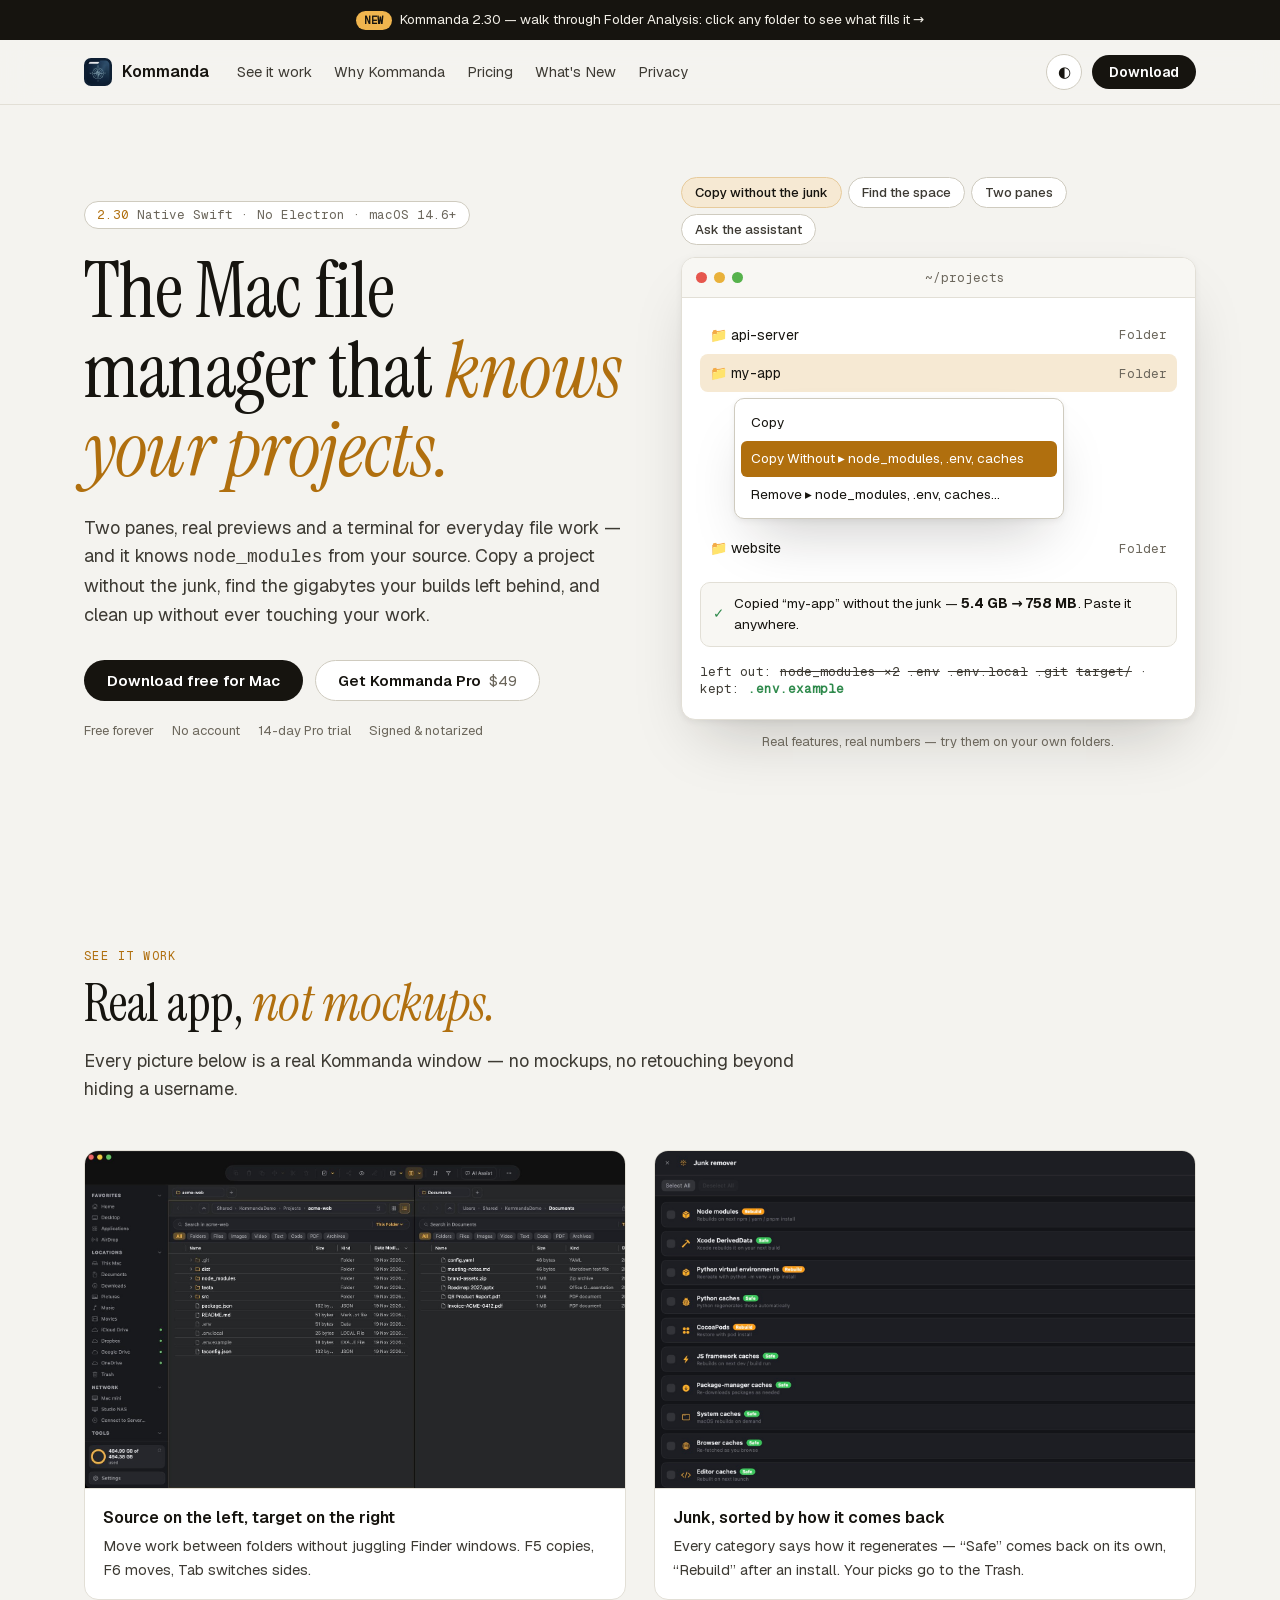
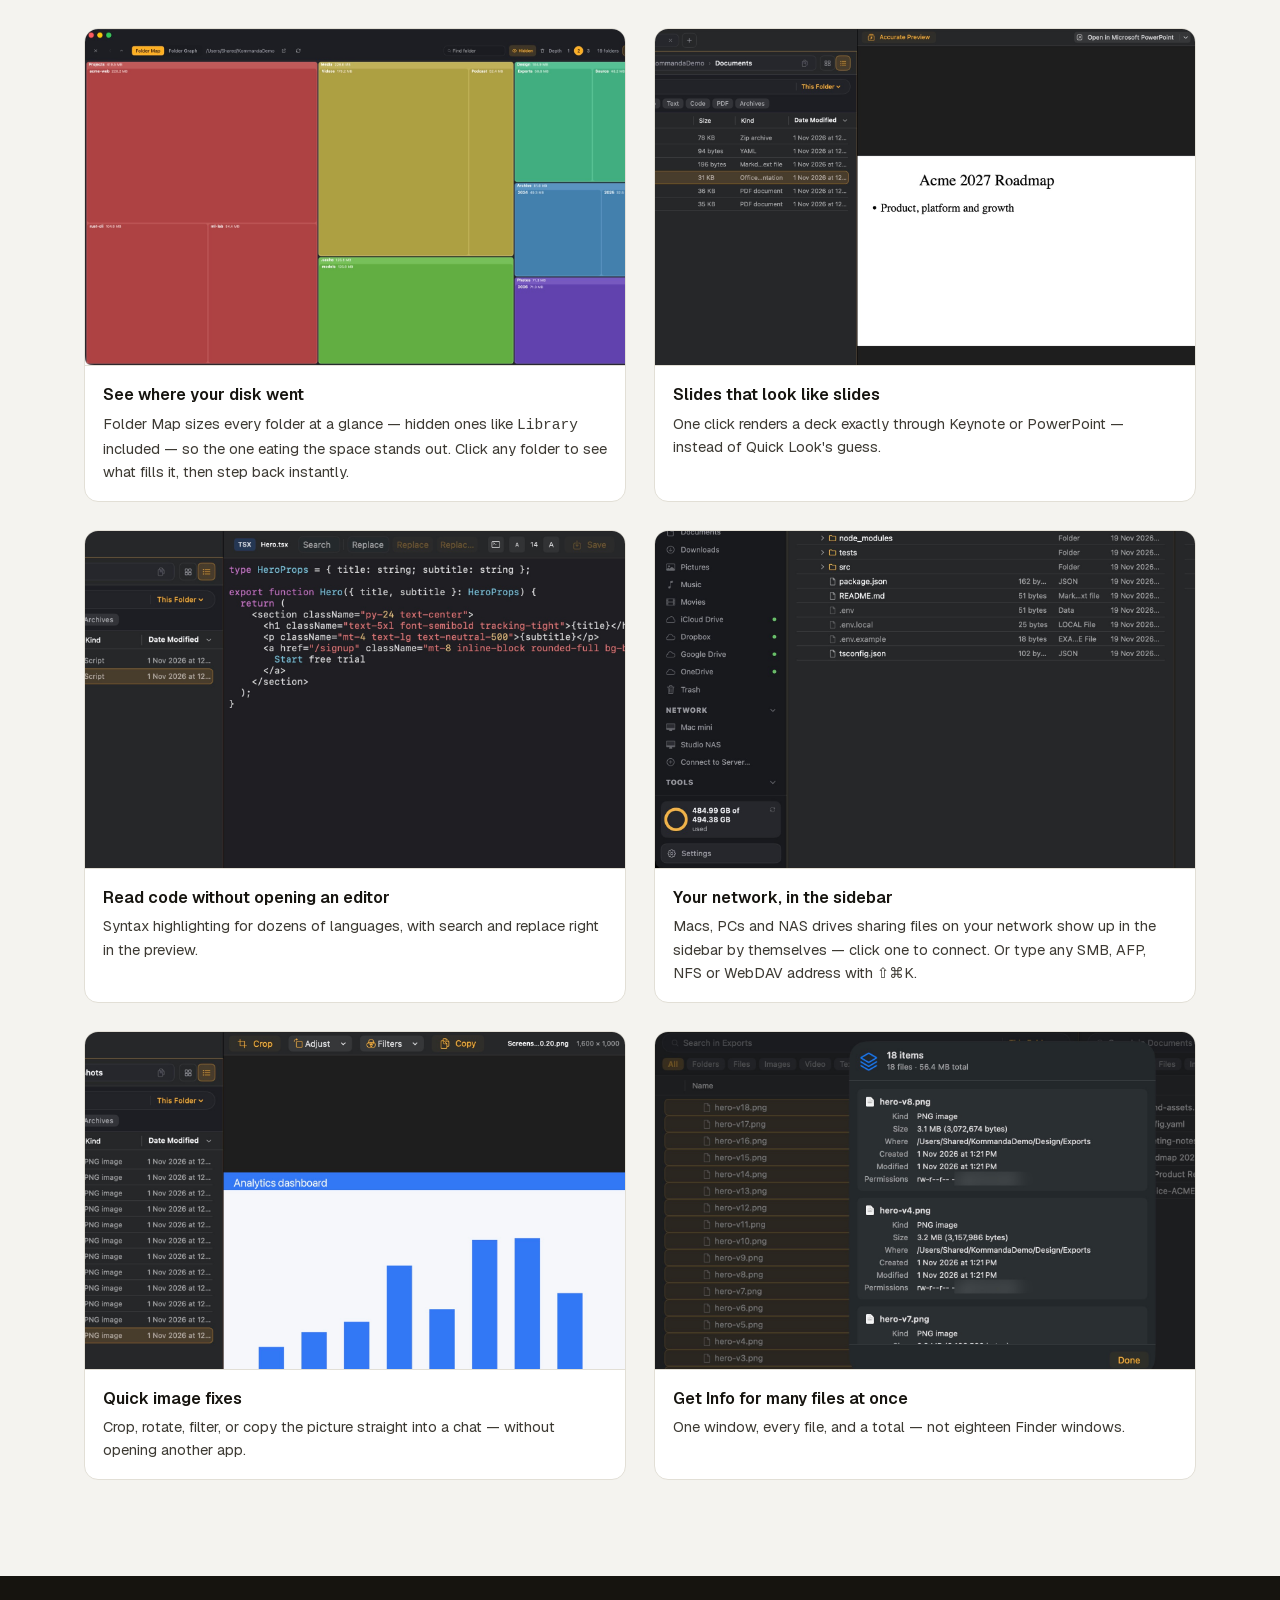
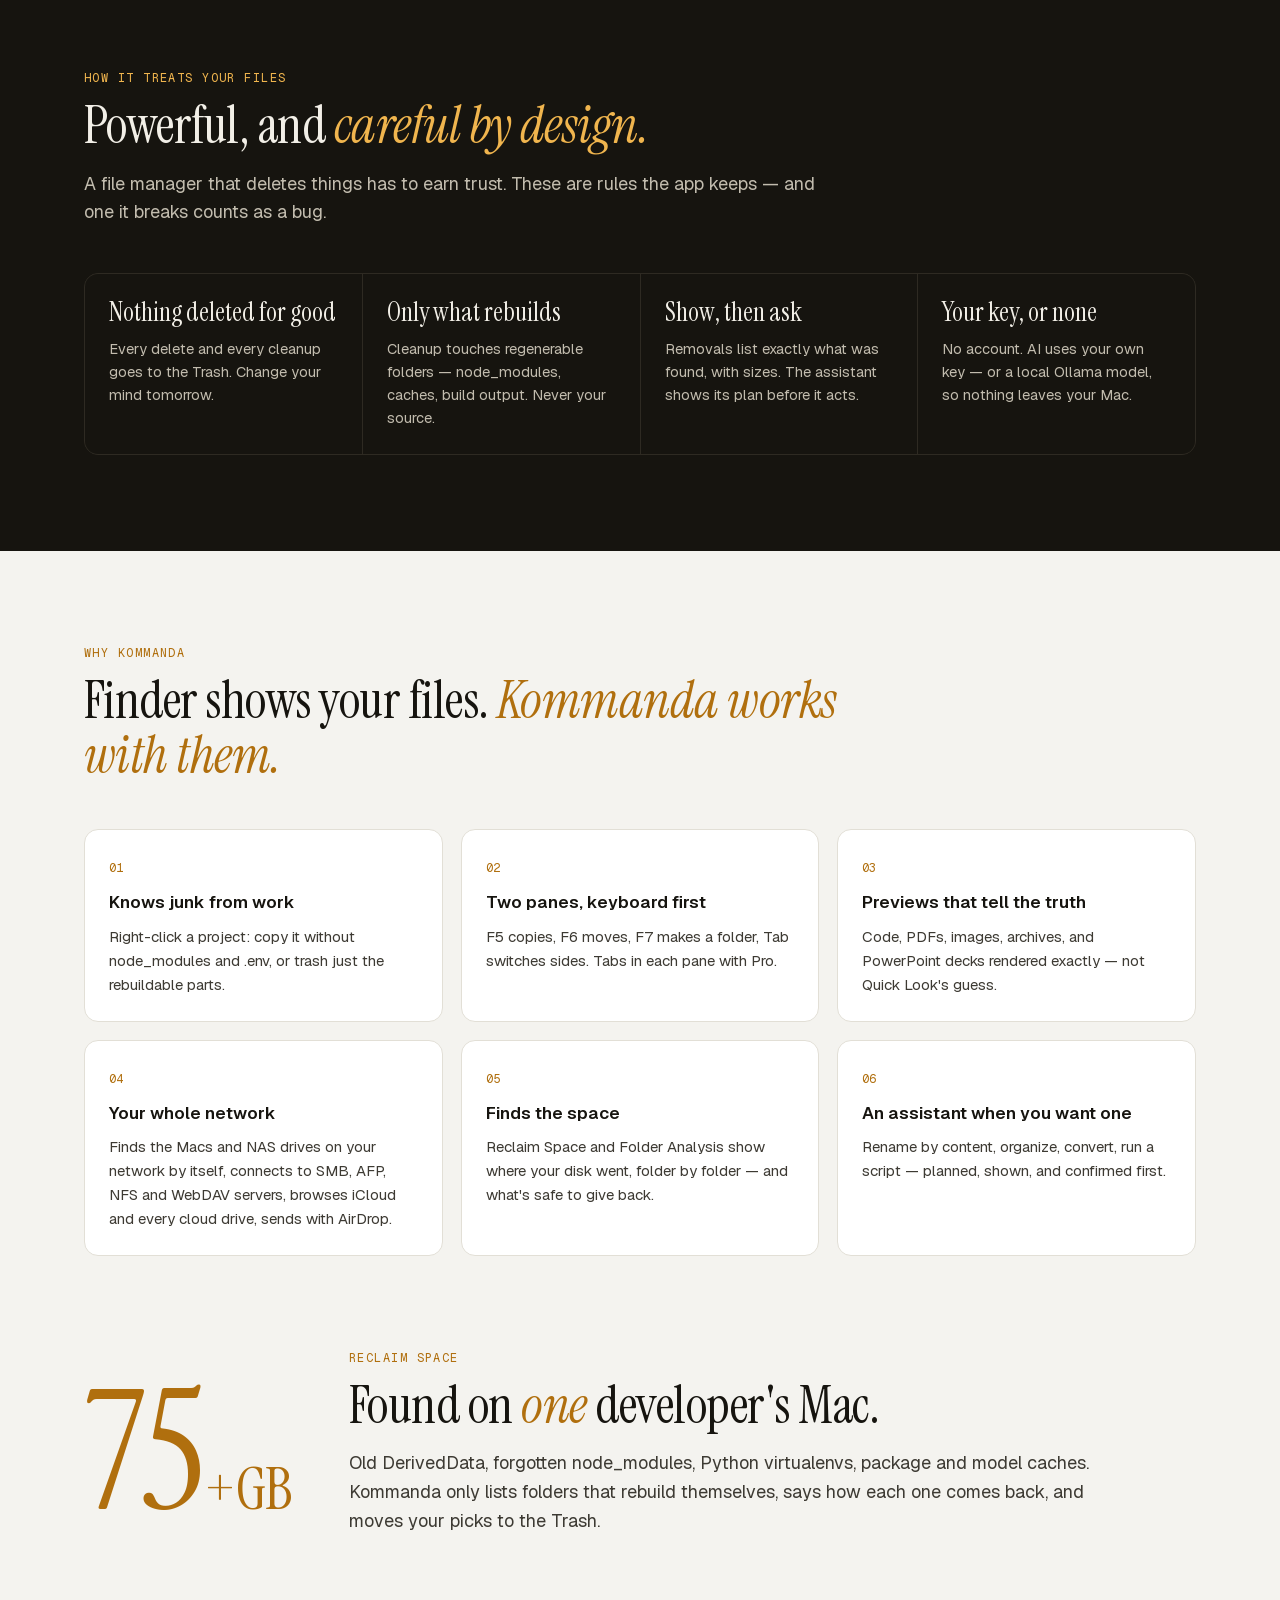
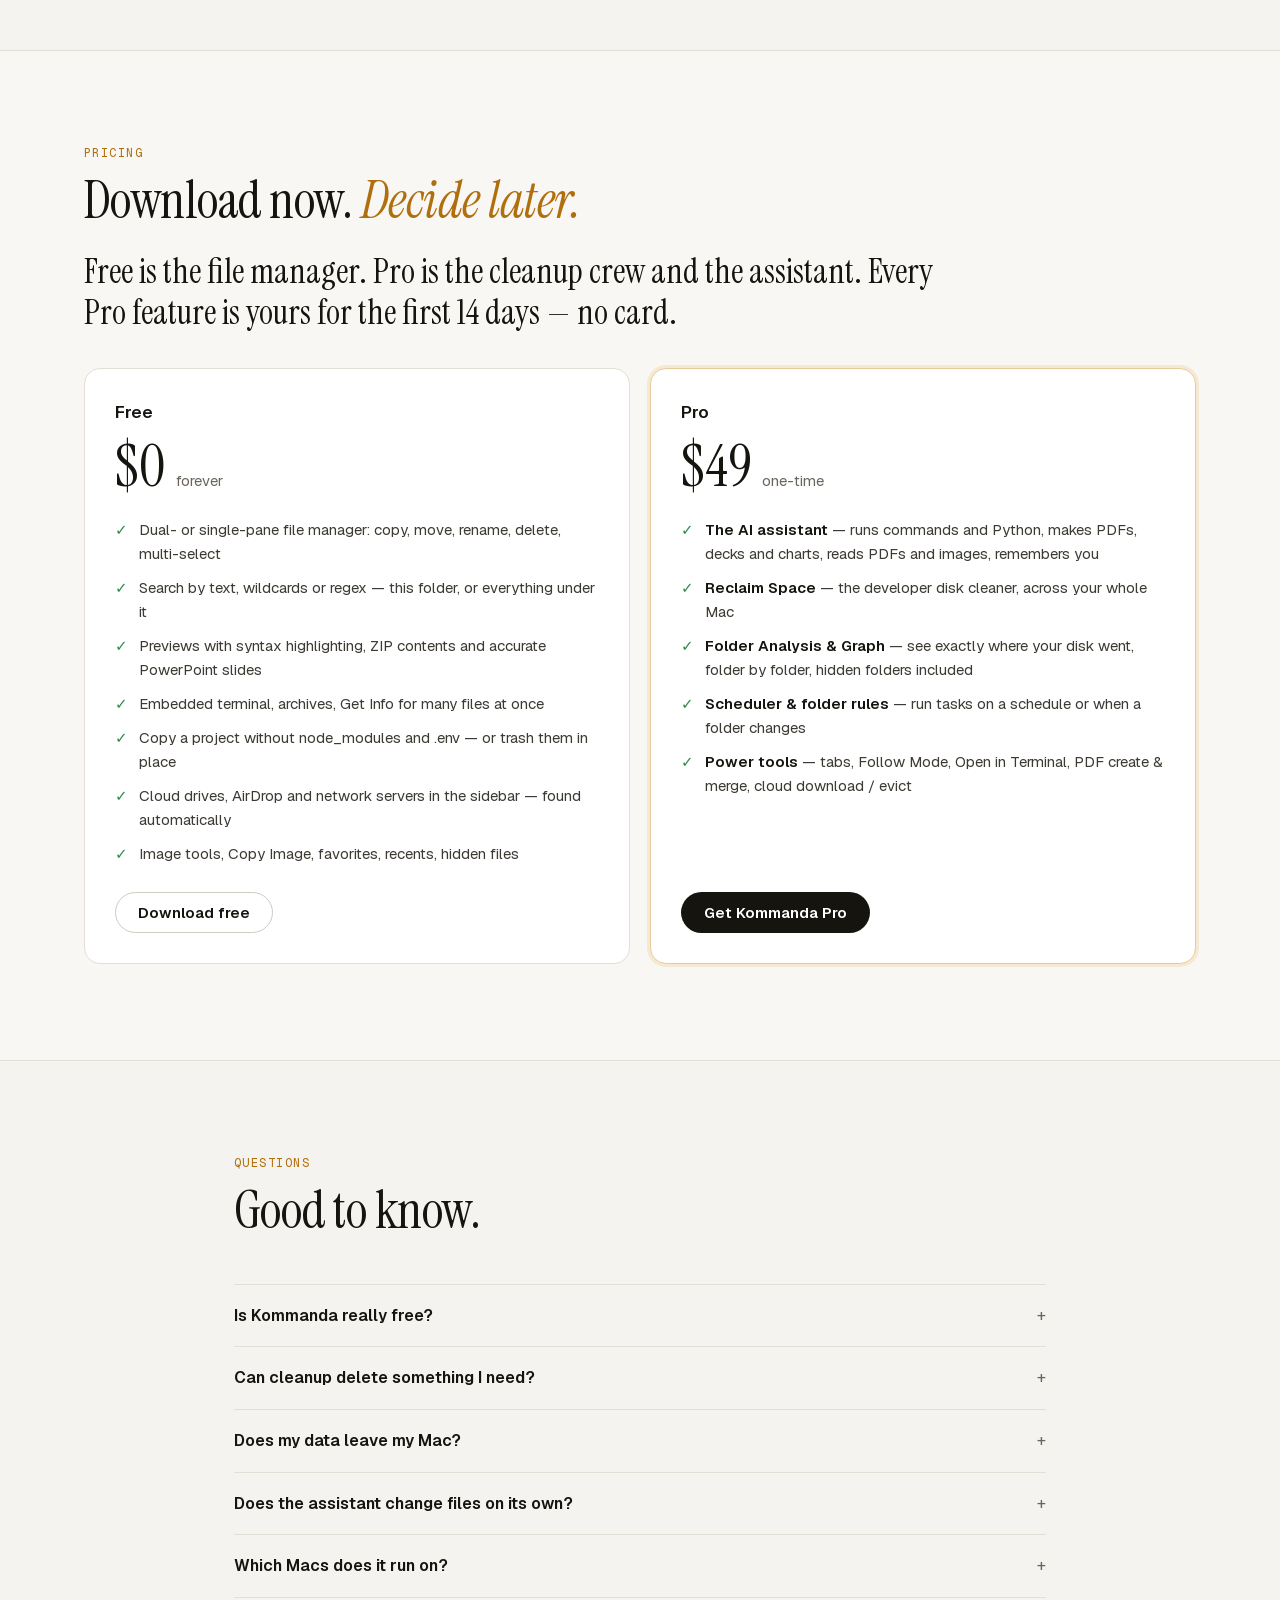
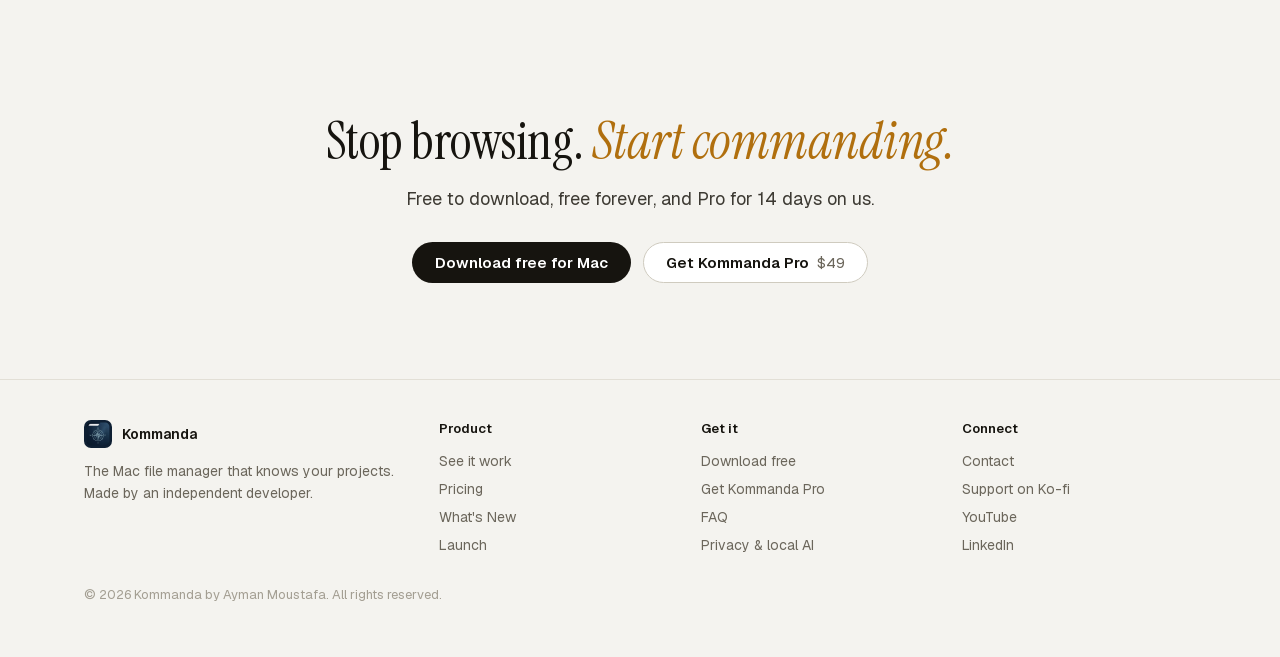
<file: index.html>
<!doctype html>
<html lang="en">
<head>
<!-- Google tag (gtag.js) -->
<script async src="https://www.googletagmanager.com/gtag/js?id=G-MLNDBPCX4N"></script>
<script>
  window.dataLayer = window.dataLayer || [];
  function gtag(){dataLayer.push(arguments);}
  gtag('js', new Date());
  gtag('config', 'G-MLNDBPCX4N');
</script>
<meta charset="utf-8">
<meta name="viewport" content="width=device-width, initial-scale=1.0">
<link rel="shortcut icon" href="https://kommanda.app/favicon.ico">
<link rel="icon" type="image/x-icon" href="https://kommanda.app/favicon.ico">
<link rel="icon" type="image/png" sizes="32x32" href="https://kommanda.app/favicon.png">
<link rel="apple-touch-icon" sizes="180x180" href="https://kommanda.app/apple-touch-icon.png">
<link rel="icon" type="image/png" sizes="192x192" href="https://kommanda.app/assets/icons/icon-192.png">
<title>Kommanda — the Mac file manager that knows your projects</title>
<meta name="description" content="A native Mac file manager for project folders: two panes, real previews and a terminal — and it knows node_modules from your source. Copy a project without the junk, find the gigabytes your builds left behind, and clean up safely.">
<meta name="keywords" content="mac file manager, dual pane file manager mac, finder alternative mac, macos file manager, developer file manager, ai file manager mac, reclaim space mac, folder graph mac, kommanda">
<meta name="author" content="Ayman Hamed">
<meta name="robots" content="index, follow, max-image-preview:large, max-snippet:-1, max-video-preview:-1">
<!-- Social sharing preview -->
<meta property="og:site_name" content="Kommanda">
<meta property="og:type" content="website">
  <meta property="og:locale" content="en_US">
<meta property="og:title" content="Kommanda — the Mac file manager that knows your projects">
<meta property="og:description" content="Finder shows your files. Kommanda knows your projects — copy without node_modules and .env, find the space your builds left behind, and clean up safely.">
<meta property="og:url" content="https://kommanda.app/">
<meta property="og:image" content="https://kommanda.app/assets/images/og-kommanda-v2.png">
<meta property="og:image:secure_url" content="https://kommanda.app/assets/images/og-kommanda-v2.png">
<meta property="og:image:type" content="image/png">
<meta property="og:image:width" content="1200">
<meta property="og:image:height" content="630">
<meta property="og:image:alt" content="Kommanda with a project on the left and documents on the right.">
<meta name="twitter:card" content="summary_large_image">
<meta name="twitter:title" content="Kommanda — the Mac file manager that knows your projects">
<meta name="twitter:description" content="Finder shows your files. Kommanda knows your projects — copy without node_modules and .env, find the space your builds left behind, and clean up safely.">
<meta name="twitter:image" content="https://kommanda.app/assets/images/og-kommanda-v2.png">
<meta name="twitter:image:alt" content="Kommanda with a project on the left and documents on the right.">
<link rel="canonical" href="https://kommanda.app/">
<!-- /Social sharing preview -->
<script type="application/ld+json">
{
  "@context": "https://schema.org",
  "@type": "SoftwareApplication",
  "name": "Kommanda",
  "applicationCategory": "FileManagerApplication",
  "operatingSystem": "macOS",
  "softwareVersion": "2.30.0",
  "description": "A native Mac file manager for project folders: two panes, real previews and a terminal — and it knows node_modules from your source. Copy a project without the junk, find the gigabytes your builds left behind, and clean up safely.",
  "url": "https://kommanda.app/",
  "downloadUrl": "https://github.com/ayman3000/kommanda-app/releases/latest/download/Kommanda.dmg",
  "image": "https://kommanda.app/assets/images/share-icon-kommanda-v274.png",
  "screenshot": "https://kommanda.app/assets/images/og-kommanda.png",
  "offers": [
    {
      "@type": "Offer",
      "name": "Kommanda Free",
      "price": "0",
      "priceCurrency": "USD"
    },
    {
      "@type": "Offer",
      "name": "Kommanda Pro",
      "price": "49",
      "priceCurrency": "USD",
      "url": "https://store.kommanda.app"
    }
  ]
}
</script>
<script type="application/ld+json">
{
  "@context": "https://schema.org",
  "@type": "WebSite",
  "name": "Kommanda",
  "url": "https://kommanda.app/",
  "potentialAction": {
    "@type": "SearchAction",
    "target": "https://kommanda.app/?q={search_term_string}",
    "query-input": "required name=search_term_string"
  }
}
</script>
<script type="application/ld+json">
{
  "@context": "https://schema.org",
  "@type": "Organization",
  "name": "Kommanda",
  "url": "https://kommanda.app/",
  "logo": "https://kommanda.app/assets/images/share-icon-kommanda-v274.png",
  "sameAs": [
    "https://www.linkedin.com/company/kommanda",
    "https://www.youtube.com/@Kommanda-app"
  ]
}
</script>
<link rel="stylesheet" href="assets/site-v2.css">
</head>
<body>

<div class="announce"><a href="https://github.com/ayman3000/kommanda-app/releases/latest" target="_blank" rel="noopener"><span class="tag">NEW</span>Kommanda 2.30 — walk through Folder Analysis: click any folder to see what fills it →</a></div>

<nav class="top"><div class="wrap">
  <a class="brand" href="#"><img src="apple-touch-icon.png" alt="">Kommanda</a>
  <div class="navlinks">
    <a href="#runs">See it work</a><a href="#different">Why Kommanda</a><a href="#pricing">Pricing</a><a href="https://github.com/ayman3000/kommanda-app/releases" target="_blank" rel="noopener">What's New</a><a href="privacy.html">Privacy</a>
  </div>
  <div class="navright">
    <button class="theme-toggle" id="theme" aria-label="Switch light or dark">◐</button>
    <a class="btn btn-primary btn-sm" href="https://github.com/ayman3000/kommanda-app/releases/latest/download/Kommanda.dmg">Download</a>
  </div>
</div></nav>

<header class="hero"><div class="wrap grid">
  <div>
    <span class="badge"><b>2.30</b> Native Swift · No Electron · macOS 14.6+</span>
    <h1>The Mac file manager that <em class="s">knows your projects.</em></h1>
    <p class="lead">Two panes, real previews and a terminal for everyday file work — and it knows <code>node_modules</code> from your source. Copy a project without the junk, find the gigabytes your builds left behind, and clean up without ever touching your work.</p>
    <div class="cta">
      <a class="btn btn-primary" href="https://github.com/ayman3000/kommanda-app/releases/latest/download/Kommanda.dmg">Download free for Mac</a>
      <a class="btn btn-ghost" href="https://store.kommanda.app" target="_blank" rel="noopener">Get Kommanda Pro <span class="price">$49</span></a>
    </div>
    <div class="micro"><span>Free forever</span><span>No account</span><span>14-day Pro trial</span><span>Signed &amp; notarized</span></div>
  </div>

  <div>
    <div class="demo-tabs" role="tablist">
      <button role="tab" aria-selected="true" data-pane="copy">Copy without the junk</button>
      <button role="tab" aria-selected="false" data-pane="space">Find the space</button>
      <button role="tab" aria-selected="false" data-pane="panes">Two panes</button>
      <button role="tab" aria-selected="false" data-pane="agent">Ask the assistant</button>
    </div>
    <div class="win">
      <div class="win-bar"><i></i><i></i><i></i><span id="win-title">~/projects</span></div>
      <div class="win-body">

        <div class="pane on" id="p-copy">
          <div class="row">📁 api-server <span class="k">Folder</span></div>
          <div class="row sel">📁 my-app <span class="k">Folder</span></div>
          <div class="menu">
            <div>Copy</div>
            <div class="hl">Copy Without ▸ node_modules, .env, caches</div>
            <div>Remove ▸ node_modules, .env, caches…</div>
          </div>
          <div class="row">📁 website <span class="k">Folder</span></div>
          <div class="toast"><span class="ok">✓</span><span> Copied “my-app” without the junk — <b>5.4&nbsp;GB → 758&nbsp;MB</b>. Paste it anywhere.</span></div>
          <div class="step" style="margin-top:12px">left out: <s>node_modules ×2</s> <s>.env</s> <s>.env.local</s> <s>.git</s> <s>target/</s> · kept: <b>.env.example</b></div>
        </div>

        <div class="pane" id="p-space">
          <div class="row"><b>Reclaim Space</b><span class="k">scanned ~/ · regenerable only</span></div>
          <div class="row">node_modules <span class="chip">Rebuild</span><div class="bar" style="margin-left:auto"><b style="width:92%"></b></div></div>
          <div class="row">Xcode DerivedData <span class="chip">Safe</span><div class="bar" style="margin-left:auto"><b style="width:74%"></b></div></div>
          <div class="row">Package caches <span class="chip">Safe</span><div class="bar" style="margin-left:auto"><b style="width:46%"></b></div></div>
          <div class="row">Python virtualenvs <span class="chip">Rebuild</span><div class="bar" style="margin-left:auto"><b style="width:30%"></b></div></div>
          <div class="row">ML / model caches <span class="chip">Safe</span><div class="bar" style="margin-left:auto"><b style="width:22%"></b></div></div>
          <div class="toast"><span class="ok">75+ GB</span><span> found on a real developer machine — every item rebuilds on its own, and it all goes to the Trash, not into the void.</span></div>
        </div>

        <div class="pane" id="p-panes">
          <div class="twopane">
            <div class="col act"><div class="colh">~/Downloads</div>
              <div class="row sel">🖼 hero-shot.png</div><div class="row sel">🖼 hero-shot@2x.png</div><div class="row">📄 invoice-0412.pdf</div><div class="row">🗜 assets.zip</div>
            </div>
            <div class="col"><div class="colh">~/projects/website/images</div>
              <div class="row">🖼 logo.svg</div><div class="row">🖼 og-card.png</div>
            </div>
          </div>
          <div class="toast"><span class="chip">F5</span><span> copies the selection to the other pane · <span class="chip">F6</span> moves it · <span class="chip">Tab</span> switches sides</span></div>
        </div>

        <div class="pane" id="p-agent">
          <div class="bubble">Rename these screenshots by what's in them.</div>
          <div class="step" style="margin-top:12px"><b>✓</b> analyze_image — 12 screenshots</div>
          <div class="step"><b>✓</b> drafted 12 descriptive names</div>
          <div class="plan">
            <div class="step">RENAME  Screenshot 2026-09-14 at 10.42.png → ai-rename-request-panel.png</div>
            <div class="step">RENAME  Screenshot 2026-09-14 at 10.43.png → reclaim-space-scan.png</div>
            <div class="step muted">… 10 more</div>
            <div class="act"><span class="mini go">Apply</span><span class="mini">Review each</span><span class="mini">Cancel</span></div>
          </div>
          <div class="demo-note" style="text-align:left">Nothing changes until you confirm. Your own OpenAI or Gemini key, or a local Ollama model.</div>
        </div>

      </div>
    </div>
    <p class="demo-note">Real features, real numbers — try them on your own folders.</p>
  </div>
</div></header>

<section id="runs"><div class="wrap">
  <div class="head">
    <p class="eyebrow">See it work</p>
    <h2>Real app, <em class="s">not mockups.</em></h2>
    <p class="lead">Every picture below is a real Kommanda window — no mockups, no retouching beyond hiding a username.</p>
  </div>
  <div class="gallery">
    <div class="shot"><img src="assets/images/v2/01-hero-dual.jpg" alt="Kommanda with a project on the left and documents on the right" loading="lazy"><div><b>Source on the left, target on the right</b><p>Move work between folders without juggling Finder windows. F5 copies, F6 moves, Tab switches sides.</p></div></div>
    <div class="shot"><img src="assets/images/v2/10-reclaim-start.jpg" alt="The junk remover listing cleanup categories, each marked Safe or Rebuild" loading="lazy"><div><b>Junk, sorted by how it comes back</b><p>Every category says how it regenerates — “Safe” comes back on its own, “Rebuild” after an install. Your picks go to the Trash.</p></div></div>
    <div class="shot"><img src="assets/images/v2/09-folder-analysis.jpg" alt="Folder Map showing folders sized by disk use, with Back and Up buttons" loading="lazy"><div><b>See where your disk went</b><p>Folder Map sizes every folder at a glance — hidden ones like <code>Library</code> included — so the one eating the space stands out. Click any folder to see what fills it, then step back instantly.</p></div></div>
    <div class="shot"><img src="assets/images/v2/05-pptx-preview.jpg" alt="A PowerPoint deck in the preview panel with Accurate Preview and Open in PowerPoint" loading="lazy"><div><b>Slides that look like slides</b><p>One click renders a deck exactly through Keynote or PowerPoint — instead of Quick Look's guess.</p></div></div>
    <div class="shot"><img src="assets/images/v2/02-code-preview.jpg" alt="A TypeScript file with syntax highlighting in the preview panel" loading="lazy"><div><b>Read code without opening an editor</b><p>Syntax highlighting for dozens of languages, with search and replace right in the preview.</p></div></div>
    <div class="shot"><img src="assets/images/v2/08-connect-server.jpg" alt="The sidebar Network section listing a Mac mini and a NAS found on the network" loading="lazy"><div><b>Your network, in the sidebar</b><p>Macs, PCs and NAS drives sharing files on your network show up in the sidebar by themselves — click one to connect. Or type any SMB, AFP, NFS or WebDAV address with ⇧⌘K.</p></div></div>
    <div class="shot"><img src="assets/images/v2/06-image-preview.jpg" alt="An image in the preview with Crop, Adjust, Filters and Copy" loading="lazy"><div><b>Quick image fixes</b><p>Crop, rotate, filter, or copy the picture straight into a chat — without opening another app.</p></div></div>
    <div class="shot"><img src="assets/images/v2/12-get-info.jpg" alt="Get Info for 18 selected files at once" loading="lazy"><div><b>Get Info for many files at once</b><p>One window, every file, and a total — not eighteen Finder windows.</p></div></div>
  </div>
</div></section>

<section class="band"><div class="wrap">
  <div class="head">
    <p class="eyebrow">How it treats your files</p>
    <h2>Powerful, and <em class="s">careful by design.</em></h2>
    <p class="lead">A file manager that deletes things has to earn trust. These are rules the app keeps — and one it breaks counts as a bug.</p>
  </div>
  <div class="principles">
    <div><b>Nothing deleted for good</b><p>Every delete and every cleanup goes to the Trash. Change your mind tomorrow.</p></div>
    <div><b>Only what rebuilds</b><p>Cleanup touches regenerable folders — node_modules, caches, build output. Never your source.</p></div>
    <div><b>Show, then ask</b><p>Removals list exactly what was found, with sizes. The assistant shows its plan before it acts.</p></div>
    <div><b>Your key, or none</b><p>No account. AI uses your own key — or a local Ollama model, so nothing leaves your Mac.</p></div>
  </div>
</div></section>

<section id="different"><span id="features"></span><div class="wrap">
  <div class="head">
    <p class="eyebrow">Why Kommanda</p>
    <h2>Finder shows your files. <em class="s">Kommanda works with them.</em></h2>
  </div>
  <div class="cards">
    <div class="card"><span class="n">01</span><h3>Knows junk from work</h3><p>Right-click a project: copy it without node_modules and .env, or trash just the rebuildable parts.</p></div>
    <div class="card"><span class="n">02</span><h3>Two panes, keyboard first</h3><p>F5 copies, F6 moves, F7 makes a folder, Tab switches sides. Tabs in each pane with Pro.</p></div>
    <div class="card"><span class="n">03</span><h3>Previews that tell the truth</h3><p>Code, PDFs, images, archives, and PowerPoint decks rendered exactly — not Quick Look's guess.</p></div>
    <div class="card"><span class="n">04</span><h3>Your whole network</h3><p>Finds the Macs and NAS drives on your network by itself, connects to SMB, AFP, NFS and WebDAV servers, browses iCloud and every cloud drive, sends with AirDrop.</p></div>
    <div class="card"><span class="n">05</span><h3>Finds the space</h3><p>Reclaim Space and Folder Analysis show where your disk went, folder by folder — and what's safe to give back.</p></div>
    <div class="card"><span class="n">06</span><h3>An assistant when you want one</h3><p>Rename by content, organize, convert, run a script — planned, shown, and confirmed first.</p></div>
  </div>
</div></section>

<section style="padding-top:0"><div class="wrap stat">
  <div class="big">75<small>+GB</small></div>
  <div>
    <p class="eyebrow">Reclaim Space</p>
    <h2>Found on <em class="s">one</em> developer's Mac.</h2>
    <p class="lead" style="margin-top:16px">Old DerivedData, forgotten node_modules, Python virtualenvs, package and model caches. Kommanda only lists folders that rebuild themselves, says how each one comes back, and moves your picks to the Trash.</p>
  </div>
</div></section>

<section id="pricing" style="background:var(--surface2);border-top:1px solid var(--line);border-bottom:1px solid var(--line)"><div class="wrap">
  <div class="head" style="margin-bottom:24px">
    <p class="eyebrow">Pricing</p>
    <h2>Download now. <em class="s">Decide later.</em></h2>
  </div>
  <p class="tagline">Free is the file manager. Pro is the cleanup crew and the assistant. Every Pro feature is yours for the first 14 days — no card.</p>
  <div class="price-grid">
    <div class="pcard">
      <h3>Free</h3>
      <div class="amt">$0 <small>forever</small></div>
      <ul>
        <li>Dual- or single-pane file manager: copy, move, rename, delete, multi-select</li>
        <li>Search by text, wildcards or regex — this folder, or everything under it</li>
        <li>Previews with syntax highlighting, ZIP contents and accurate PowerPoint slides</li>
        <li>Embedded terminal, archives, Get Info for many files at once</li>
        <li>Copy a project without node_modules and .env — or trash them in place</li>
        <li>Cloud drives, AirDrop and network servers in the sidebar — found automatically</li>
        <li>Image tools, Copy Image, favorites, recents, hidden files</li>
      </ul>
      <a class="btn btn-ghost" href="https://github.com/ayman3000/kommanda-app/releases/latest/download/Kommanda.dmg">Download free</a>
    </div>
    <div class="pcard pro">
      <h3>Pro</h3>
      <div class="amt">$49 <small>one-time</small></div>
      <ul>
        <li><b>The AI assistant</b> — runs commands and Python, makes PDFs, decks and charts, reads PDFs and images, remembers you</li>
        <li><b>Reclaim Space</b> — the developer disk cleaner, across your whole Mac</li>
        <li><b>Folder Analysis &amp; Graph</b> — see exactly where your disk went, folder by folder, hidden folders included</li>
        <li><b>Scheduler &amp; folder rules</b> — run tasks on a schedule or when a folder changes</li>
        <li><b>Power tools</b> — tabs, Follow Mode, Open in Terminal, PDF create &amp; merge, cloud download / evict</li>
      </ul>
      <a class="btn btn-primary" href="https://store.kommanda.app" target="_blank" rel="noopener">Get Kommanda Pro</a>
    </div>
  </div>
</div></section>

<section id="faq"><div class="wrap" style="max-width:860px">
  <div class="head"><p class="eyebrow">Questions</p><h2>Good to know.</h2></div>
  <details><summary>Is Kommanda really free?</summary><p>Yes. The Free version keeps working forever — the file manager, previews, terminal, network and cloud drives, and Copy Without / Remove for project folders. Your first 14 days include every Pro feature, no card needed.</p></details>
  <details><summary>Can cleanup delete something I need?</summary><p>It only lists folders that rebuild themselves (node_modules, caches, build output), labels how each comes back, and moves your picks to the Trash — so even a mistake is one drag away from undone. <code>.git</code> and <code>.env.example</code> are never touched by the quick Remove.</p></details>
  <details><summary>Does my data leave my Mac?</summary><p>No account, no file uploads. AI uses your own OpenAI or Gemini key — or a local Ollama model, so nothing leaves at all. <a href="privacy.html">Read the privacy details →</a></p></details>
  <details><summary>Does the assistant change files on its own?</summary><p>No. It shows what it understood and the exact actions, and waits for you to apply, review each step, or cancel.</p></details>
  <details><summary>Which Macs does it run on?</summary><p>macOS 14.6 or later, Apple Silicon and Intel. Signed and notarized by Apple; updates arrive inside the app.</p></details>
</div></section>

<section class="final" style="padding-top:20px"><div class="wrap">
  <h2>Stop browsing. <em class="s">Start commanding.</em></h2>
  <p class="lead" style="margin:16px auto 0">Free to download, free forever, and Pro for 14 days on us.</p>
  <div class="cta">
    <a class="btn btn-primary" href="https://github.com/ayman3000/kommanda-app/releases/latest/download/Kommanda.dmg">Download free for Mac</a>
    <a class="btn btn-ghost" href="https://store.kommanda.app" target="_blank" rel="noopener">Get Kommanda Pro <span class="price">$49</span></a>
  </div>
</div></section>

<footer><div class="wrap" style="display:block">
  <div class="foot-grid">
    <div><a class="brand" href="index.html" style="color:var(--ink);display:flex"><img src="apple-touch-icon.png" alt="">Kommanda</a><p style="margin:12px 0 0;max-width:34ch">The Mac file manager that knows your projects. Made by an independent developer.</p></div>
    <div><h4>Product</h4><a href="index.html#runs">See it work</a><a href="index.html#pricing">Pricing</a><a href="https://github.com/ayman3000/kommanda-app/releases" target="_blank" rel="noopener">What's New</a><a href="launch.html">Launch</a></div>
    <div><h4>Get it</h4><a href="https://github.com/ayman3000/kommanda-app/releases/latest/download/Kommanda.dmg">Download free</a><a href="https://store.kommanda.app" target="_blank" rel="noopener">Get Kommanda Pro</a><a href="index.html#faq">FAQ</a><a href="privacy.html">Privacy &amp; local AI</a></div>
    <div><h4>Connect</h4><a href="mailto:ayman3000@gmail.com">Contact</a><a href="https://ko-fi.com/W7W61DDVO5" target="_blank" rel="noopener">Support on Ko-fi</a><a href="https://www.youtube.com/@Kommanda-app" target="_blank" rel="noopener">YouTube</a><a href="https://www.linkedin.com/company/kommanda" target="_blank" rel="noopener">LinkedIn</a></div>
  </div>
  <p class="copyright">© 2026 Kommanda by Ayman Moustafa. All rights reserved.</p>
</div></footer>

<script src="assets/site-v2.js"></script>
</body>
</html>
</file>
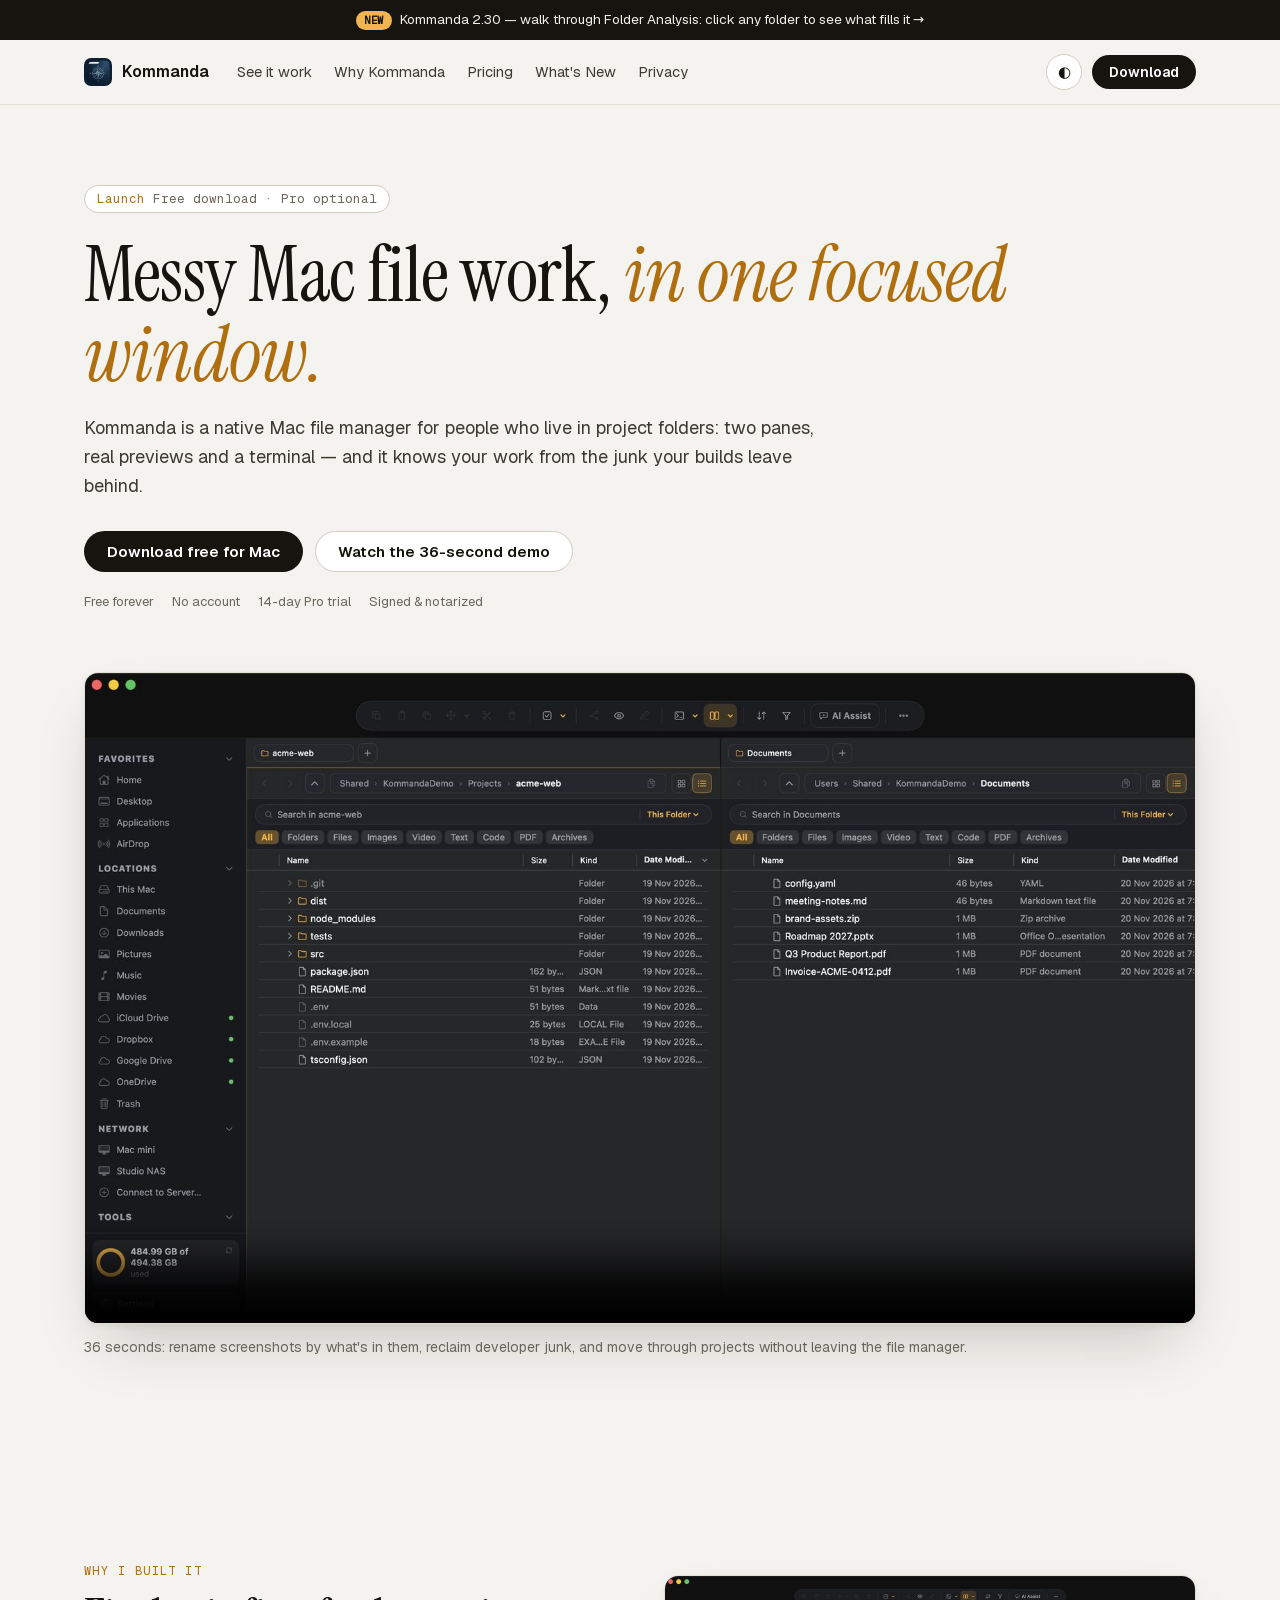
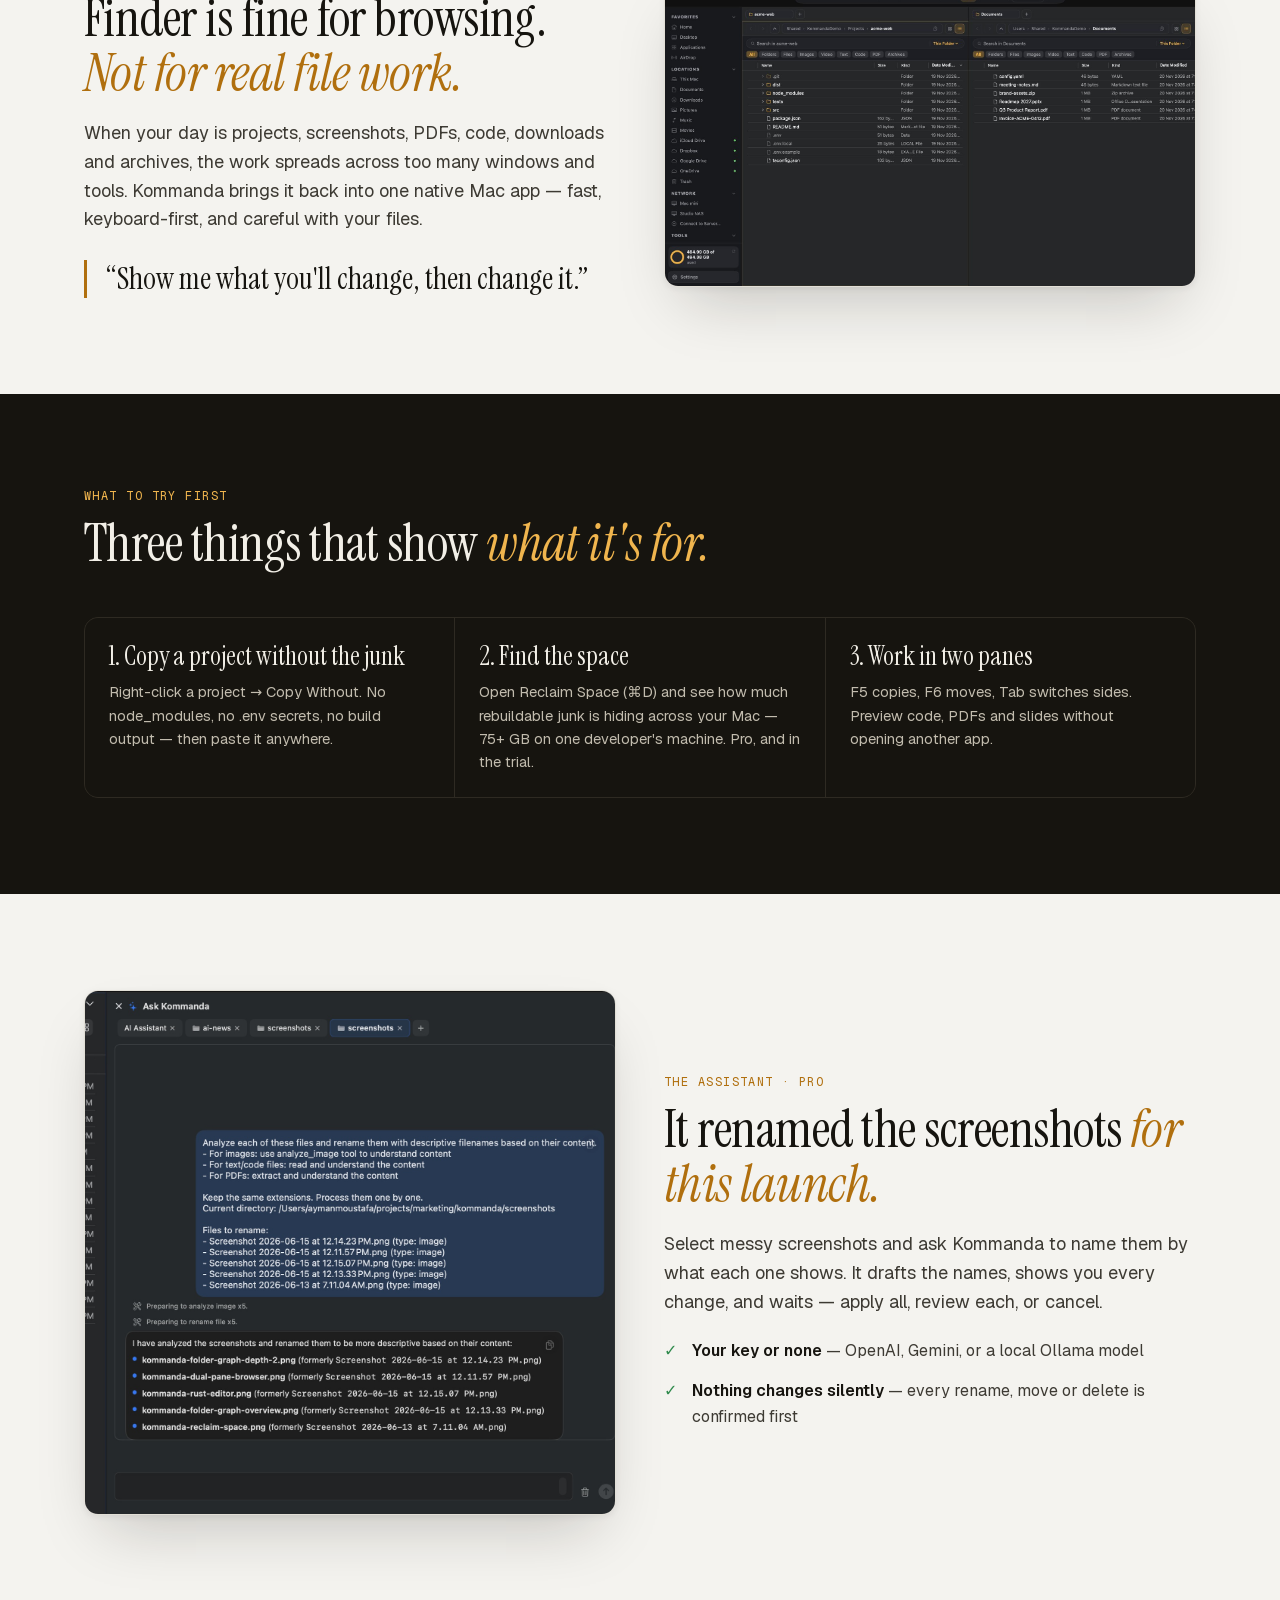
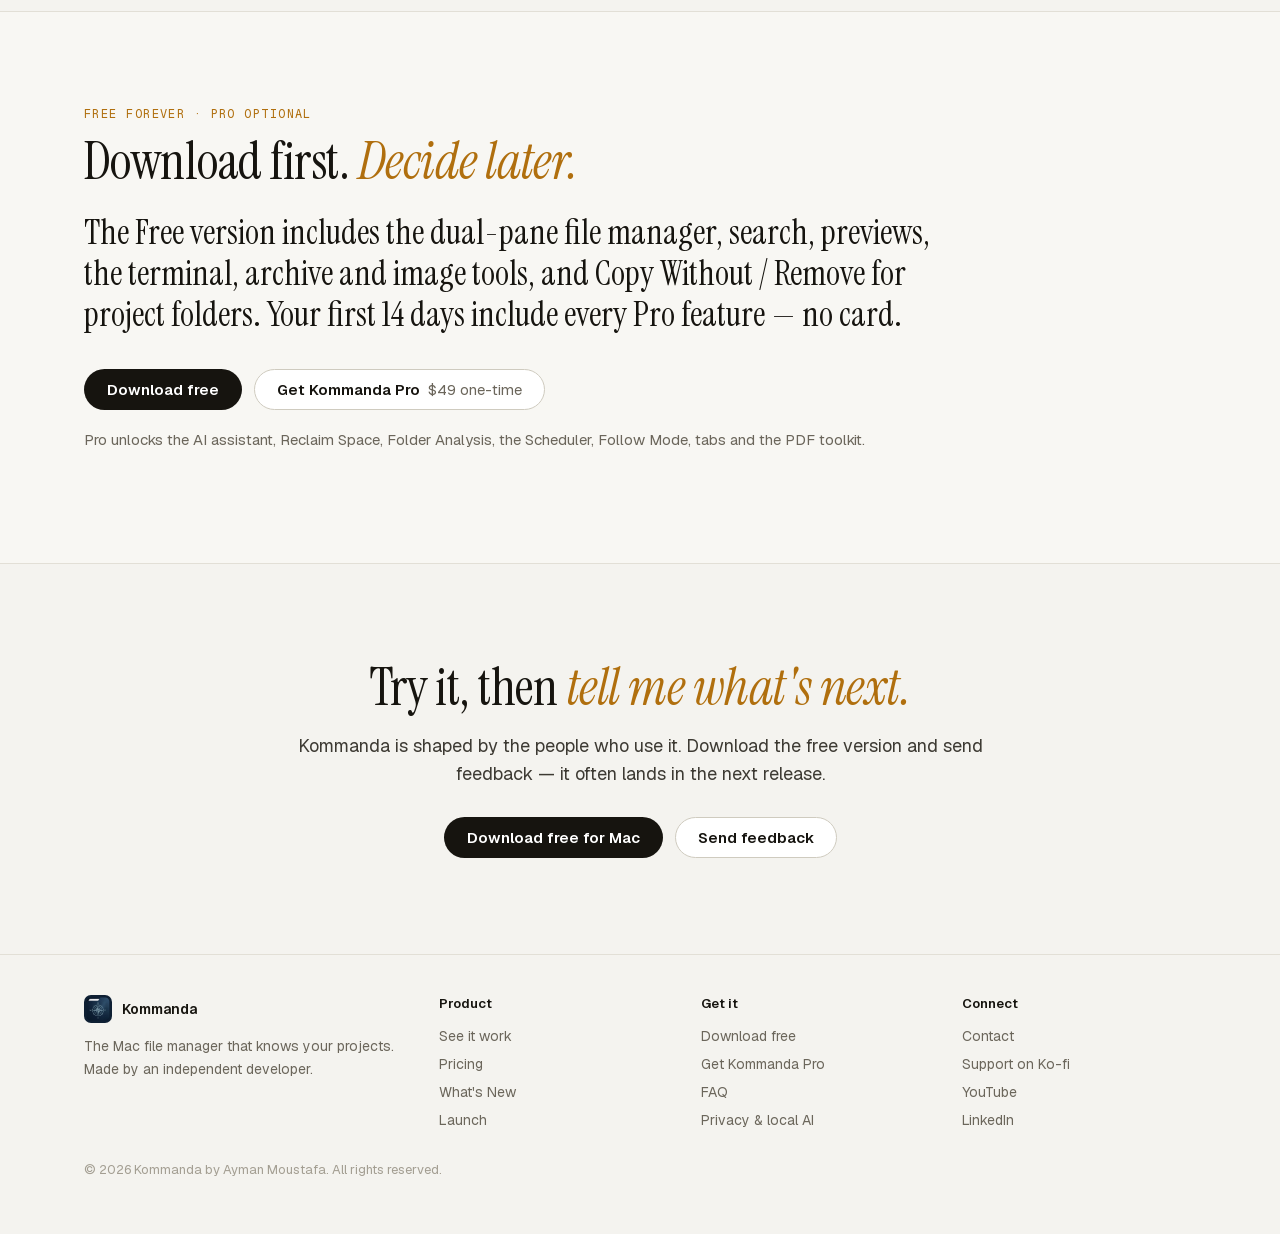
<file: launch.html>
<!doctype html>
<html lang="en">
<head>
<!-- Google tag (gtag.js) -->
<script async src="https://www.googletagmanager.com/gtag/js?id=G-MLNDBPCX4N"></script>
<script>
  window.dataLayer = window.dataLayer || [];
  function gtag(){dataLayer.push(arguments);}
  gtag('js', new Date());
  gtag('config', 'G-MLNDBPCX4N');
</script>
<meta charset="utf-8">
<meta name="viewport" content="width=device-width, initial-scale=1.0">
<link rel="shortcut icon" href="https://kommanda.app/favicon.ico">
<link rel="icon" type="image/x-icon" href="https://kommanda.app/favicon.ico">
<link rel="icon" type="image/png" sizes="32x32" href="https://kommanda.app/favicon.png">
<link rel="apple-touch-icon" sizes="180x180" href="https://kommanda.app/apple-touch-icon.png">
<link rel="icon" type="image/png" sizes="192x192" href="https://kommanda.app/assets/icons/icon-192.png">
<title>Kommanda Launch — Dual-Pane Mac File Manager with AI & Developer Tools</title>
<meta name="description" content="Watch Kommanda in action: dual-pane Mac file management, AI screenshot rename, Reclaim Space cleanup, Folder Graph, previews, terminal, and safe optional AI workflows.">
<meta name="keywords" content="kommanda launch, mac file manager demo, dual pane file manager, finder alternative mac, ai file manager, developer tools mac">
<meta name="author" content="Ayman Hamed">
<meta name="robots" content="index, follow, max-image-preview:large, max-snippet:-1, max-video-preview:-1">
<!-- Social sharing preview -->
<meta property="og:site_name" content="Kommanda">
<meta property="og:type" content="website">
  <meta property="og:locale" content="en_US">
<meta property="og:title" content="Meet Kommanda — Command Your Mac Files">
<meta property="og:description" content="See Kommanda in action: dual-pane file management, developer cleanup, Folder Graph, previews, and optional AI workflows for macOS power users.">
<meta property="og:url" content="https://kommanda.app/launch.html">
<meta property="og:image" content="https://kommanda.app/assets/images/og-kommanda-v2.png">
<meta property="og:image:secure_url" content="https://kommanda.app/assets/images/og-kommanda-v2.png">
<meta property="og:image:type" content="image/png">
<meta property="og:image:width" content="1200">
<meta property="og:image:height" content="630">
<meta property="og:image:alt" content="Kommanda macOS file manager preview showing the app workspace.">
<meta name="twitter:card" content="summary_large_image">
<meta name="twitter:title" content="Meet Kommanda — Command Your Mac Files">
<meta name="twitter:description" content="See Kommanda in action: dual-pane file management, developer cleanup, Folder Graph, previews, and optional AI workflows for macOS power users.">
<meta name="twitter:image" content="https://kommanda.app/assets/images/og-kommanda-v2.png">
<meta name="twitter:image:alt" content="Kommanda macOS file manager preview showing the app workspace.">
<link rel="canonical" href="https://kommanda.app/launch.html">
<!-- /Social sharing preview -->
<script type="application/ld+json">
{
  "@context": "https://schema.org",
  "@type": "Organization",
  "name": "Kommanda",
  "url": "https://kommanda.app/",
  "logo": "https://kommanda.app/assets/images/share-icon-kommanda-v274.png",
  "sameAs": [
    "https://www.linkedin.com/company/kommanda",
    "https://www.youtube.com/@Kommanda-app"
  ]
}
</script>
<link rel="stylesheet" href="assets/site-v2.css">
</head>
<body>
<div class="announce"><a href="https://github.com/ayman3000/kommanda-app/releases/latest" target="_blank" rel="noopener"><span class="tag">NEW</span>Kommanda 2.30 — walk through Folder Analysis: click any folder to see what fills it →</a></div>

<nav class="top"><div class="wrap">
  <a class="brand" href="index.html"><img src="apple-touch-icon.png" alt="">Kommanda</a>
  <div class="navlinks">
    <a href="index.html#runs">See it work</a><a href="index.html#different">Why Kommanda</a><a href="index.html#pricing">Pricing</a><a href="https://github.com/ayman3000/kommanda-app/releases" target="_blank" rel="noopener">What's New</a><a href="privacy.html">Privacy</a>
  </div>
  <div class="navright">
    <button class="theme-toggle" id="theme" aria-label="Switch light or dark">◐</button>
    <a class="btn btn-primary btn-sm" href="https://github.com/ayman3000/kommanda-app/releases/latest/download/Kommanda.dmg">Download</a>
  </div>
</div></nav>

<header class="page-hero"><div class="wrap">
  <span class="badge"><b>Launch</b> Free download · Pro optional</span>
  <h1>Messy Mac file work, <em class="s">in one focused window.</em></h1>
  <p class="lead">Kommanda is a native Mac file manager for people who live in project folders: two panes, real previews and a terminal — and it knows your work from the junk your builds leave behind.</p>
  <div class="cta"><a class="btn btn-primary" href="https://github.com/ayman3000/kommanda-app/releases/latest/download/Kommanda.dmg">Download free for Mac</a><a class="btn btn-ghost" href="#demo">Watch the 36-second demo</a></div>
  <div class="micro"><span>Free forever</span><span>No account</span><span>14-day Pro trial</span><span>Signed &amp; notarized</span></div>
</div></header>

<section id="demo" style="padding-top:20px"><div class="wrap">
  <div class="frame"><video controls playsinline preload="metadata" poster="assets/images/v2/01-hero-dual.jpg" aria-label="Kommanda demo video"><source src="assets/videos/kommanda-promo.mp4" type="video/mp4">Your browser does not support the video tag.</video></div>
  <p class="caption">36 seconds: rename screenshots by what's in them, reclaim developer junk, and move through projects without leaving the file manager.</p>
</div></section>

<section><div class="wrap split2">
  <div>
    <p class="eyebrow">Why I built it</p>
    <h2>Finder is fine for browsing. <em class="s">Not for real file work.</em></h2>
    <p class="lead" style="margin-top:18px">When your day is projects, screenshots, PDFs, code, downloads and archives, the work spreads across too many windows and tools. Kommanda brings it back into one native Mac app — fast, keyboard-first, and careful with your files.</p>
    <p class="quote">“Show me what you'll change, then change it.”</p>
  </div>
  <div class="frame"><img src="assets/images/v2/01-hero-dual.jpg" alt="Kommanda with a project on the left and documents on the right" loading="lazy"></div>
</div></section>

<section class="band"><div class="wrap">
  <div class="head"><p class="eyebrow">What to try first</p><h2>Three things that show <em class="s">what it's for.</em></h2></div>
  <div class="principles" style="grid-template-columns:repeat(3,1fr)">
    <div><b>1. Copy a project without the junk</b><p>Right-click a project → Copy Without. No node_modules, no .env secrets, no build output — then paste it anywhere.</p></div>
    <div><b>2. Find the space</b><p>Open Reclaim Space (⌘D) and see how much rebuildable junk is hiding across your Mac — 75+ GB on one developer's machine. Pro, and in the trial.</p></div>
    <div><b>3. Work in two panes</b><p>F5 copies, F6 moves, Tab switches sides. Preview code, PDFs and slides without opening another app.</p></div>
  </div>
</div></section>

<section><div class="wrap split2">
  <div class="frame"><img src="assets/images/launch/ai-rename-results-panel.jpg" alt="The assistant's proposed screenshot names, waiting for confirmation" loading="lazy"></div>
  <div>
    <p class="eyebrow">The assistant · Pro</p>
    <h2>It renamed the screenshots <em class="s">for this launch.</em></h2>
    <p class="lead" style="margin-top:18px">Select messy screenshots and ask Kommanda to name them by what each one shows. It drafts the names, shows you every change, and waits — apply all, review each, or cancel.</p>
    <ul class="list"><li><b>Your key or none</b> — OpenAI, Gemini, or a local Ollama model</li><li><b>Nothing changes silently</b> — every rename, move or delete is confirmed first</li></ul>
  </div>
</div></section>

<section id="pricing" style="background:var(--surface2);border-top:1px solid var(--line);border-bottom:1px solid var(--line)"><div class="wrap">
  <div class="head" style="margin-bottom:24px"><p class="eyebrow">Free forever · Pro optional</p><h2>Download first. <em class="s">Decide later.</em></h2></div>
  <p class="tagline">The Free version includes the dual-pane file manager, search, previews, the terminal, archive and image tools, and Copy Without / Remove for project folders. Your first 14 days include every Pro feature — no card.</p>
  <div class="cta"><a class="btn btn-primary" href="https://github.com/ayman3000/kommanda-app/releases/latest/download/Kommanda.dmg">Download free</a><a class="btn btn-ghost" href="https://store.kommanda.app" target="_blank" rel="noopener">Get Kommanda Pro <span class="price">$49 one-time</span></a></div>
  <p class="muted" style="margin-top:18px;font-size:15px">Pro unlocks the AI assistant, Reclaim Space, Folder Analysis, the Scheduler, Follow Mode, tabs and the PDF toolkit.</p>
</div></section>

<section class="final"><div class="wrap">
  <h2>Try it, then <em class="s">tell me what's next.</em></h2>
  <p class="lead" style="margin:16px auto 0">Kommanda is shaped by the people who use it. Download the free version and send feedback — it often lands in the next release.</p>
  <div class="cta"><a class="btn btn-primary" href="https://github.com/ayman3000/kommanda-app/releases/latest/download/Kommanda.dmg">Download free for Mac</a><a class="btn btn-ghost" href="mailto:ayman3000@gmail.com">Send feedback</a></div>
</div></section>

<footer><div class="wrap" style="display:block">
  <div class="foot-grid">
    <div><a class="brand" href="index.html" style="color:var(--ink);display:flex"><img src="apple-touch-icon.png" alt="">Kommanda</a><p style="margin:12px 0 0;max-width:34ch">The Mac file manager that knows your projects. Made by an independent developer.</p></div>
    <div><h4>Product</h4><a href="index.html#runs">See it work</a><a href="index.html#pricing">Pricing</a><a href="https://github.com/ayman3000/kommanda-app/releases" target="_blank" rel="noopener">What's New</a><a href="launch.html">Launch</a></div>
    <div><h4>Get it</h4><a href="https://github.com/ayman3000/kommanda-app/releases/latest/download/Kommanda.dmg">Download free</a><a href="https://store.kommanda.app" target="_blank" rel="noopener">Get Kommanda Pro</a><a href="index.html#faq">FAQ</a><a href="privacy.html">Privacy &amp; local AI</a></div>
    <div><h4>Connect</h4><a href="mailto:ayman3000@gmail.com">Contact</a><a href="https://ko-fi.com/W7W61DDVO5" target="_blank" rel="noopener">Support on Ko-fi</a><a href="https://www.youtube.com/@Kommanda-app" target="_blank" rel="noopener">YouTube</a><a href="https://www.linkedin.com/company/kommanda" target="_blank" rel="noopener">LinkedIn</a></div>
  </div>
  <p class="copyright">© 2026 Kommanda by Ayman Moustafa. All rights reserved.</p>
</div></footer>
<script src="assets/site-v2.js"></script>
</body>
</html>
</file>
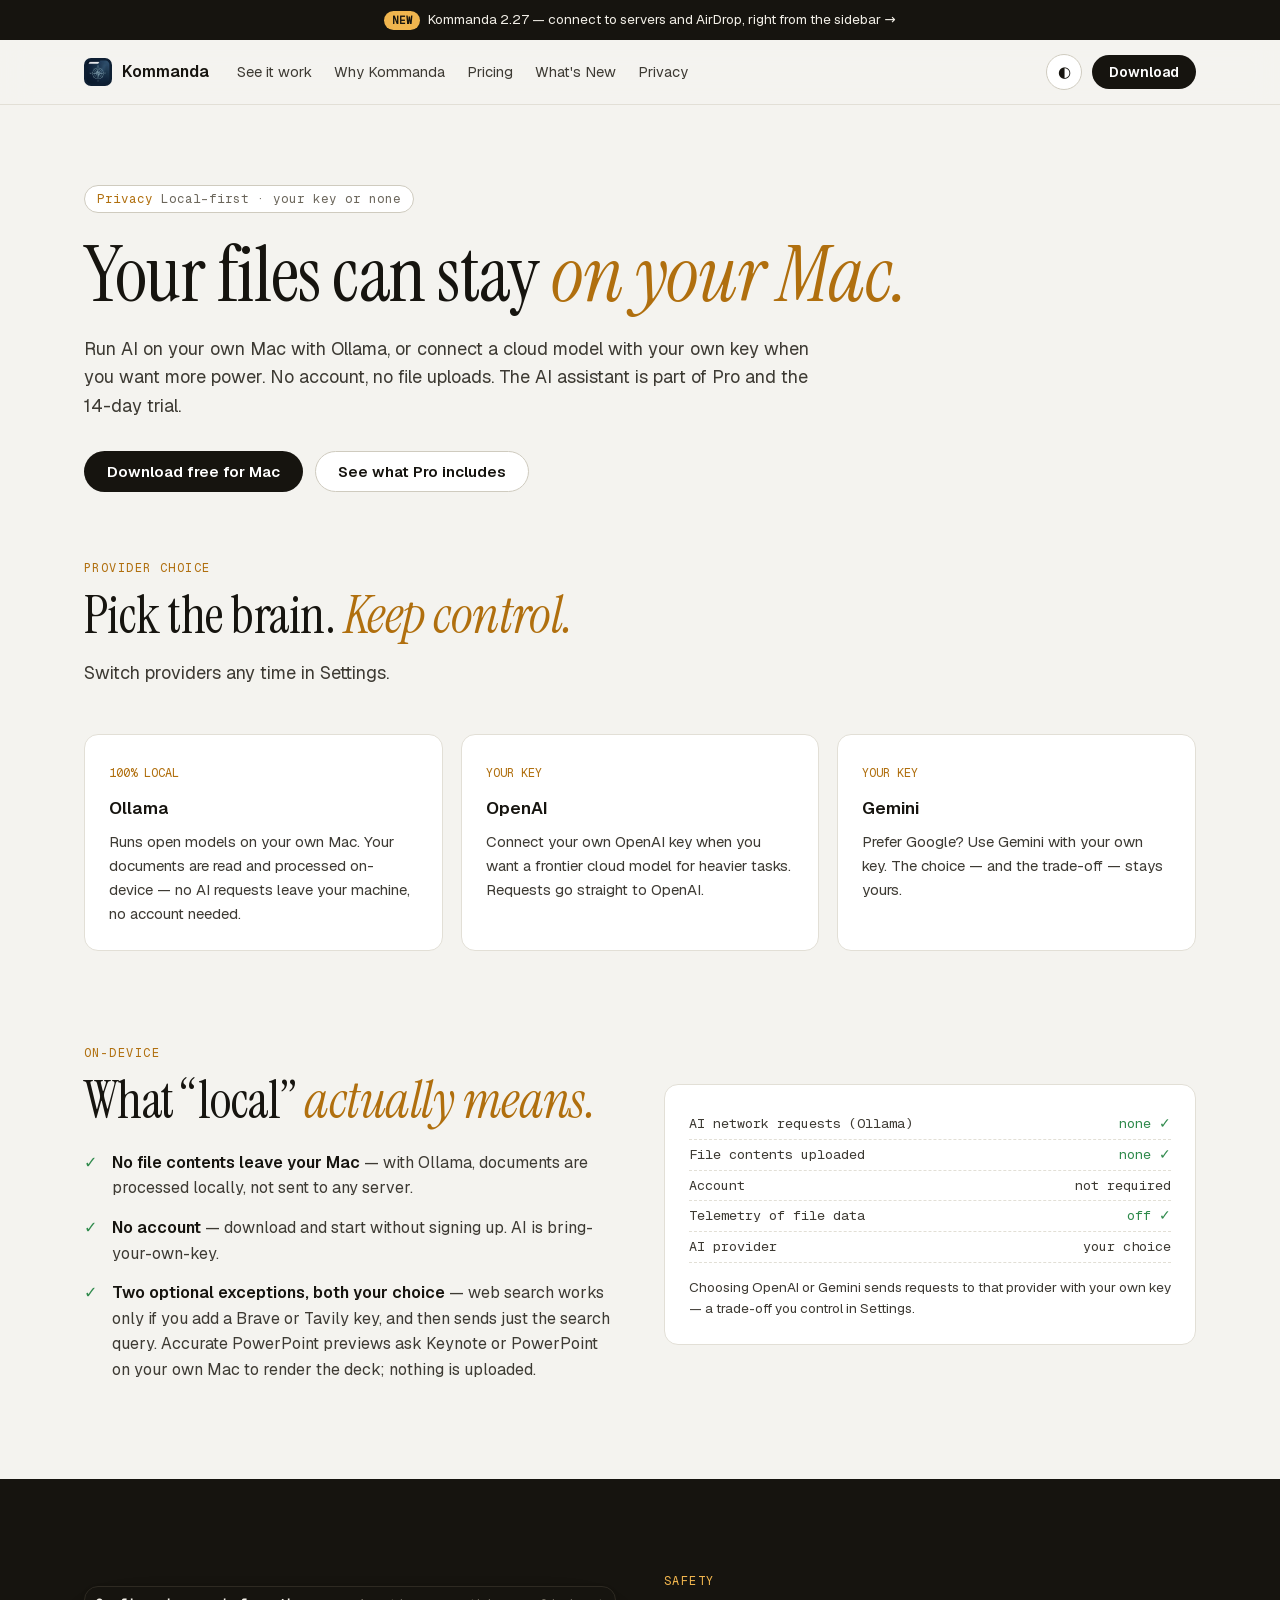
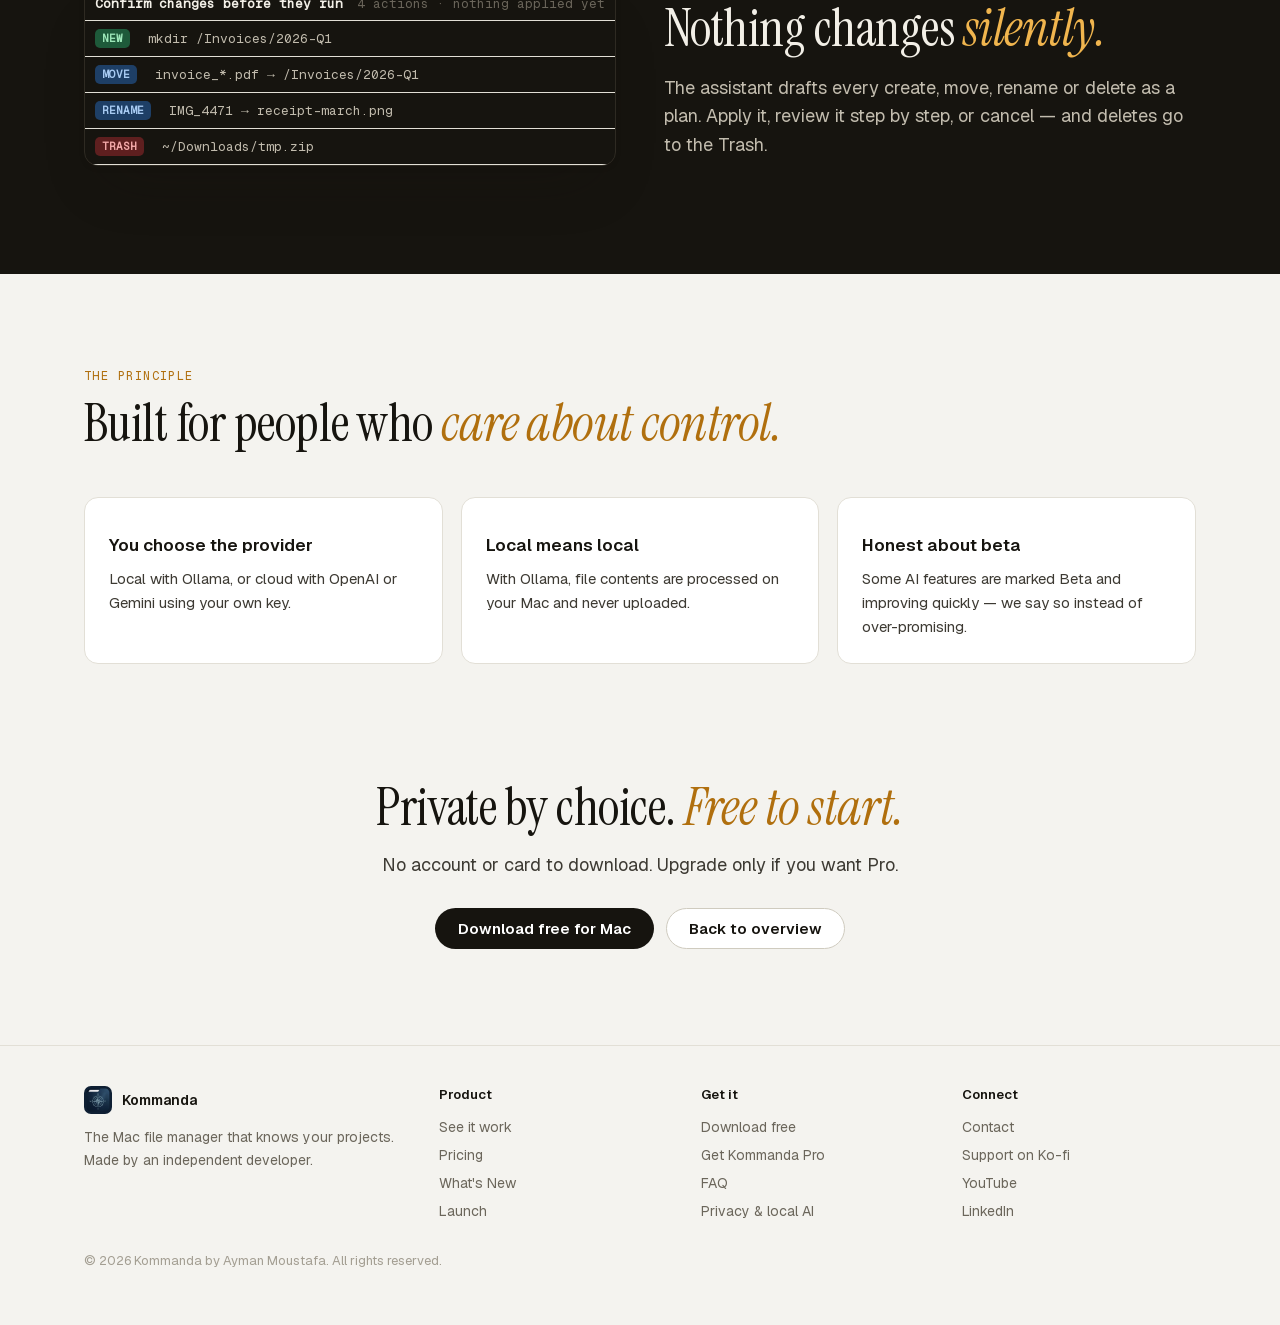
<file: privacy.html>
<!doctype html>
<html lang="en">
<head>
<!-- Google tag (gtag.js) -->
<script async src="https://www.googletagmanager.com/gtag/js?id=G-MLNDBPCX4N"></script>
<script>
  window.dataLayer = window.dataLayer || [];
  function gtag(){dataLayer.push(arguments);}
  gtag('js', new Date());

  gtag('config', 'G-MLNDBPCX4N');
</script>
<meta charset="utf-8">
<meta name="viewport" content="width=device-width, initial-scale=1.0">
<link rel="shortcut icon" href="https://kommanda.app/favicon.ico">
<link rel="icon" type="image/x-icon" href="https://kommanda.app/favicon.ico">
<link rel="icon" type="image/png" sizes="32x32" href="https://kommanda.app/favicon.png">
<link rel="apple-touch-icon" sizes="180x180" href="https://kommanda.app/apple-touch-icon.png">
<link rel="icon" type="image/png" sizes="192x192" href="https://kommanda.app/assets/icons/icon-192.png">
<title>Privacy & Local AI — Kommanda macOS File Manager</title>
<meta name="description" content="Kommanda keeps your files on your Mac. Use local Ollama AI, OpenAI, or Gemini. AI actions are previewed before applying. Privacy-first macOS file manager.">
<meta name="keywords" content="kommanda privacy, local ai mac, ollama file manager, private mac file manager, ai file manager privacy, macos data privacy">
<meta name="author" content="Ayman Hamed">
<meta name="robots" content="index, follow, max-image-preview:large, max-snippet:-1, max-video-preview:-1">
<!-- Social sharing preview -->
<meta property="og:site_name" content="Kommanda">
<meta property="og:type" content="website">
  <meta property="og:locale" content="en_US">
<meta property="og:title" content="Privacy & Local AI — Kommanda">
<meta property="og:description" content="Kommanda keeps you in control with local-first Mac workflows, Ollama support, secure Keychain API keys, and preview-before-apply AI actions.">
<meta property="og:url" content="https://kommanda.app/privacy.html">
<meta property="og:image" content="https://kommanda.app/assets/images/og-kommanda-v2.png">
<meta property="og:image:secure_url" content="https://kommanda.app/assets/images/og-kommanda-v2.png">
<meta property="og:image:type" content="image/png">
<meta property="og:image:width" content="1200">
<meta property="og:image:height" content="630">
<meta property="og:image:alt" content="Kommanda macOS file manager preview showing the app workspace.">
<meta name="twitter:card" content="summary_large_image">
<meta name="twitter:title" content="Privacy & Local AI — Kommanda">
<meta name="twitter:description" content="Kommanda keeps you in control with local-first Mac workflows, Ollama support, secure Keychain API keys, and preview-before-apply AI actions.">
<meta name="twitter:image" content="https://kommanda.app/assets/images/og-kommanda-v2.png">
<meta name="twitter:image:alt" content="Kommanda macOS file manager preview showing the app workspace.">
<link rel="canonical" href="https://kommanda.app/privacy.html">
<!-- /Social sharing preview -->
<script type="application/ld+json">
{
  "@context": "https://schema.org",
  "@type": "Organization",
  "name": "Kommanda",
  "url": "https://kommanda.app/",
  "logo": "https://kommanda.app/assets/images/share-icon-kommanda-v274.png",
  "sameAs": [
    "https://www.linkedin.com/company/kommanda",
    "https://www.youtube.com/@Kommanda-app"
  ]
}
</script>
<link rel="stylesheet" href="assets/site-v2.css">
</head>
<body>
<div class="announce"><a href="https://github.com/ayman3000/kommanda-app/releases/latest" target="_blank" rel="noopener"><span class="tag">NEW</span>Kommanda 2.27 — connect to servers and AirDrop, right from the sidebar →</a></div>

<nav class="top"><div class="wrap">
  <a class="brand" href="index.html"><img src="apple-touch-icon.png" alt="">Kommanda</a>
  <div class="navlinks">
    <a href="index.html#runs">See it work</a><a href="index.html#different">Why Kommanda</a><a href="index.html#pricing">Pricing</a><a href="https://github.com/ayman3000/kommanda-app/releases" target="_blank" rel="noopener">What's New</a><a href="privacy.html">Privacy</a>
  </div>
  <div class="navright">
    <button class="theme-toggle" id="theme" aria-label="Switch light or dark">◐</button>
    <a class="btn btn-primary btn-sm" href="https://github.com/ayman3000/kommanda-app/releases/latest/download/Kommanda.dmg">Download</a>
  </div>
</div></nav>

<header class="page-hero"><div class="wrap">
  <span class="badge"><b>Privacy</b> Local-first · your key or none</span>
  <h1>Your files can stay <em class="s">on your Mac.</em></h1>
  <p class="lead">Run AI on your own Mac with Ollama, or connect a cloud model with your own key when you want more power. No account, no file uploads. The AI assistant is part of Pro and the 14-day trial.</p>
  <div class="cta"><a class="btn btn-primary" href="https://github.com/ayman3000/kommanda-app/releases/latest/download/Kommanda.dmg">Download free for Mac</a><a class="btn btn-ghost" href="index.html#pricing">See what Pro includes</a></div>
</div></header>

<section style="padding-top:30px"><div class="wrap">
  <div class="head"><p class="eyebrow">Provider choice</p><h2>Pick the brain. <em class="s">Keep control.</em></h2><p class="lead">Switch providers any time in Settings.</p></div>
  <div class="cards">
    <div class="card"><span class="n">100% LOCAL</span><h3>Ollama</h3><p>Runs open models on your own Mac. Your documents are read and processed on-device — no AI requests leave your machine, no account needed.</p></div>
    <div class="card"><span class="n">YOUR KEY</span><h3>OpenAI</h3><p>Connect your own OpenAI key when you want a frontier cloud model for heavier tasks. Requests go straight to OpenAI.</p></div>
    <div class="card"><span class="n">YOUR KEY</span><h3>Gemini</h3><p>Prefer Google? Use Gemini with your own key. The choice — and the trade-off — stays yours.</p></div>
  </div>
</div></section>

<section style="padding-top:0"><div class="wrap split2">
  <div>
    <p class="eyebrow">On-device</p>
    <h2>What “local” <em class="s">actually means.</em></h2>
    <ul class="list">
      <li><b>No file contents leave your Mac</b> — with Ollama, documents are processed locally, not sent to any server.</li>
      <li><b>No account</b> — download and start without signing up. AI is bring-your-own-key.</li>
      <li><b>Two optional exceptions, both your choice</b> — web search works only if you add a Brave or Tavily key, and then sends just the search query. Accurate PowerPoint previews ask Keynote or PowerPoint on your own Mac to render the deck; nothing is uploaded.</li>
    </ul>
  </div>
  <div class="card ledger">
    <div><span>AI network requests (Ollama)</span><span class="good">none ✓</span></div>
    <div><span>File contents uploaded</span><span class="good">none ✓</span></div>
    <div><span>Account</span><span>not required</span></div>
    <div><span>Telemetry of file data</span><span class="good">off ✓</span></div>
    <div><span>AI provider</span><span>your choice</span></div>
    <p class="muted" style="font:13.5px/1.6 var(--sans);margin:14px 0 0">Choosing OpenAI or Gemini sends requests to that provider with your own key — a trade-off you control in Settings.</p>
  </div>
</div></section>

<section class="band"><div class="wrap split2">
  <div class="frame plan-card" style="background:var(--band);border-color:var(--band-line)">
    <div class="row" style="color:var(--band-ink)"><b>Confirm changes before they run</b><span class="k">4 actions · nothing applied yet</span></div>
    <div class="row" style="color:var(--band-text)"><span class="tag new">NEW</span>mkdir /Invoices/2026-Q1</div>
    <div class="row" style="color:var(--band-text)"><span class="tag mv">MOVE</span>invoice_*.pdf → /Invoices/2026-Q1</div>
    <div class="row" style="color:var(--band-text)"><span class="tag mv">RENAME</span>IMG_4471 → receipt-march.png</div>
    <div class="row" style="color:var(--band-text)"><span class="tag del">TRASH</span>~/Downloads/tmp.zip</div>
  </div>
  <div>
    <p class="eyebrow">Safety</p>
    <h2>Nothing changes <em class="s">silently.</em></h2>
    <p class="lead" style="margin-top:18px">The assistant drafts every create, move, rename or delete as a plan. Apply it, review it step by step, or cancel — and deletes go to the Trash.</p>
  </div>
</div></section>

<section><div class="wrap">
  <div class="head"><p class="eyebrow">The principle</p><h2>Built for people who <em class="s">care about control.</em></h2></div>
  <div class="cards">
    <div class="card"><h3>You choose the provider</h3><p>Local with Ollama, or cloud with OpenAI or Gemini using your own key.</p></div>
    <div class="card"><h3>Local means local</h3><p>With Ollama, file contents are processed on your Mac and never uploaded.</p></div>
    <div class="card"><h3>Honest about beta</h3><p>Some AI features are marked Beta and improving quickly — we say so instead of over-promising.</p></div>
  </div>
</div></section>

<section class="final" style="padding-top:20px"><div class="wrap">
  <h2>Private by choice. <em class="s">Free to start.</em></h2>
  <p class="lead" style="margin:16px auto 0">No account or card to download. Upgrade only if you want Pro.</p>
  <div class="cta"><a class="btn btn-primary" href="https://github.com/ayman3000/kommanda-app/releases/latest/download/Kommanda.dmg">Download free for Mac</a><a class="btn btn-ghost" href="index.html">Back to overview</a></div>
</div></section>

<footer><div class="wrap" style="display:block">
  <div class="foot-grid">
    <div><a class="brand" href="index.html" style="color:var(--ink);display:flex"><img src="apple-touch-icon.png" alt="">Kommanda</a><p style="margin:12px 0 0;max-width:34ch">The Mac file manager that knows your projects. Made by an independent developer.</p></div>
    <div><h4>Product</h4><a href="index.html#runs">See it work</a><a href="index.html#pricing">Pricing</a><a href="https://github.com/ayman3000/kommanda-app/releases" target="_blank" rel="noopener">What's New</a><a href="launch.html">Launch</a></div>
    <div><h4>Get it</h4><a href="https://github.com/ayman3000/kommanda-app/releases/latest/download/Kommanda.dmg">Download free</a><a href="https://store.kommanda.app" target="_blank" rel="noopener">Get Kommanda Pro</a><a href="index.html#faq">FAQ</a><a href="privacy.html">Privacy &amp; local AI</a></div>
    <div><h4>Connect</h4><a href="mailto:ayman3000@gmail.com">Contact</a><a href="https://ko-fi.com/W7W61DDVO5" target="_blank" rel="noopener">Support on Ko-fi</a><a href="https://www.youtube.com/@Kommanda-app" target="_blank" rel="noopener">YouTube</a><a href="https://www.linkedin.com/company/kommanda" target="_blank" rel="noopener">LinkedIn</a></div>
  </div>
  <p class="copyright">© 2026 Kommanda by Ayman Moustafa. All rights reserved.</p>
</div></footer>
<script src="assets/site-v2.js"></script>
</body>
</html>
</file>
<file: assets/site-v2.css>
@font-face{font-family:'Geist';font-weight:400 700;font-display:swap;src:url(fonts/geist-normal-400-700.woff2) format('woff2')}
@font-face{font-family:'Geist Mono';font-weight:400;font-display:swap;src:url(fonts/geist-mono-normal-400.woff2) format('woff2')}
@font-face{font-family:'Instrument Serif';font-style:normal;font-display:swap;src:url(fonts/instrument-serif-normal-400.woff2) format('woff2')}
@font-face{font-family:'Instrument Serif';font-style:italic;font-display:swap;src:url(fonts/instrument-serif-italic-400.woff2) format('woff2')}

/* Same structure as naseemformac.com — sibling apps, one maker — with
   Kommanda's own accent: the amber of its selection highlight. */
:root{
  --bg:#F4F3EF; --surface:#FFFFFF; --surface2:#F8F7F3;
  --ink:#16140F; --text2:#3D3A33; --muted:#6B665B; --faint:#A39E92;
  --line:#E2DFD6; --line2:#CFCBBF;
  --accent:#B06F0E; --accent-soft:#F6E9D3; --accent-line:#E7CB9C;
  --btn-bg:#16140F; --btn-fg:#FFFFFF;
  --band:#16140F; --band-ink:#F2EFE7; --band-text:#C2BCAE; --band-line:#2E2A22; --band-accent:#F0B54E;
  --ok:#2F8A4C;
  --shadow:0 30px 60px -20px rgba(22,20,15,.22),0 2px 6px rgba(22,20,15,.06);
  --serif:'Instrument Serif',Georgia,serif;
  --sans:'Geist',-apple-system,BlinkMacSystemFont,system-ui,sans-serif;
  --mono:'Geist Mono',ui-monospace,'SF Mono',Menlo,monospace;
}
@media (prefers-color-scheme:dark){:root:not([data-theme="light"]){
  color-scheme:dark;
  --bg:#12110D; --surface:#1B1A15; --surface2:#211F19;
  --ink:#F2EFE7; --text2:#CFC9BB; --muted:#9A9384; --faint:#625D52;
  --line:#2C2A23; --line2:#3D3A30;
  --accent:#F0B54E; --accent-soft:#33270F; --accent-line:#5C451A;
  --btn-bg:#F2EFE7; --btn-fg:#12110D;
  --band:#0B0A08; --band-line:#2C2A23;
  --ok:#5CC27C;
  --shadow:0 30px 60px -20px rgba(0,0,0,.55),0 2px 6px rgba(0,0,0,.3);
}}
:root[data-theme="dark"]{
  color-scheme:dark;
  --bg:#12110D; --surface:#1B1A15; --surface2:#211F19;
  --ink:#F2EFE7; --text2:#CFC9BB; --muted:#9A9384; --faint:#625D52;
  --line:#2C2A23; --line2:#3D3A30;
  --accent:#F0B54E; --accent-soft:#33270F; --accent-line:#5C451A;
  --btn-bg:#F2EFE7; --btn-fg:#12110D;
  --band:#0B0A08; --band-line:#2C2A23;
  --ok:#5CC27C;
  --shadow:0 30px 60px -20px rgba(0,0,0,.55),0 2px 6px rgba(0,0,0,.3);
}
*{box-sizing:border-box}
html{scroll-behavior:smooth}
body{margin:0;background:var(--bg);color:var(--ink);font:16px/1.6 var(--sans);-webkit-font-smoothing:antialiased}
a{color:inherit}
img{max-width:100%;display:block}
.wrap{max-width:1160px;margin:0 auto;padding:0 24px}
em.s{font-family:var(--serif);font-style:italic;font-weight:400;color:var(--accent)}
.eyebrow{font:500 12px/1 var(--mono);letter-spacing:.12em;text-transform:uppercase;color:var(--accent);margin:0 0 14px}
h1,h2,h3{font-family:var(--serif);font-weight:400;letter-spacing:-.01em;margin:0}
h1{font-size:clamp(44px,6.4vw,78px);line-height:1.02}
h2{font-size:clamp(34px,4.4vw,52px);line-height:1.06}
h3{font-family:var(--sans);font-weight:600;font-size:17px;letter-spacing:0}
.lead{font-size:18px;color:var(--text2);max-width:62ch}
.muted{color:var(--muted)}
section{padding:96px 0}

/* announcement + nav */
.announce{background:var(--band);color:var(--band-text);font-size:13.5px;text-align:center;padding:9px 16px}
.announce a{color:var(--band-ink);text-decoration:none}
.announce .tag{font:600 10.5px/1 var(--mono);background:var(--band-accent);color:#16140F;border-radius:999px;padding:4px 8px;margin-right:8px;letter-spacing:.06em}
nav.top{position:sticky;top:0;z-index:20;background:color-mix(in srgb,var(--bg) 82%,transparent);backdrop-filter:blur(14px);border-bottom:1px solid var(--line)}
nav.top .wrap{display:flex;align-items:center;gap:28px;height:64px}
.brand{display:flex;align-items:center;gap:10px;font-weight:600;text-decoration:none}
.brand img{width:28px;height:28px;border-radius:7px}
.navlinks{display:flex;gap:22px;font-size:14.5px;color:var(--text2)}
.navlinks a{text-decoration:none}
.navlinks a:hover{color:var(--ink)}
.navright{margin-left:auto;display:flex;gap:10px;align-items:center}
.btn{display:inline-flex;align-items:center;gap:8px;border-radius:999px;padding:12px 22px;font:600 15px/1 var(--sans);text-decoration:none;border:1px solid transparent;cursor:pointer}
.btn-primary{background:var(--btn-bg);color:var(--btn-fg)}
.btn-ghost{border-color:var(--line2);color:var(--ink);background:var(--surface)}
.btn-sm{padding:9px 16px;font-size:14px}
.btn .price{font-weight:400;color:var(--muted)}
.theme-toggle{width:36px;height:36px;border-radius:50%;border:1px solid var(--line2);background:var(--surface);color:var(--ink);cursor:pointer;font-size:15px}

/* hero */
.hero{padding:72px 0 88px}
.hero .grid{display:grid;grid-template-columns:1.05fr 1fr;gap:56px;align-items:center}
.badge{display:inline-flex;gap:8px;align-items:center;font:500 12.5px/1 var(--mono);color:var(--muted);border:1px solid var(--line2);border-radius:999px;padding:7px 12px;margin-bottom:22px;background:var(--surface)}
.badge b{color:var(--accent);font-weight:500}
.hero .lead{margin:24px 0 30px}
.cta{display:flex;gap:12px;flex-wrap:wrap}
.micro{display:flex;gap:18px;flex-wrap:wrap;font-size:13px;color:var(--muted);margin-top:20px}

/* demo window */
.demo-tabs{display:flex;gap:6px;flex-wrap:wrap;margin-bottom:12px}
.demo-tabs button{font:500 13px/1 var(--sans);padding:8px 13px;border-radius:999px;border:1px solid var(--line2);background:var(--surface);color:var(--text2);cursor:pointer}
.demo-tabs button[aria-selected="true"]{background:var(--accent-soft);border-color:var(--accent-line);color:var(--ink)}
.win{background:var(--surface);border:1px solid var(--line);border-radius:14px;box-shadow:var(--shadow);overflow:hidden}
.win-bar{display:flex;align-items:center;gap:7px;padding:11px 14px;border-bottom:1px solid var(--line);background:var(--surface2)}
.win-bar i{width:11px;height:11px;border-radius:50%;background:#E6564D}
.win-bar i:nth-child(2){background:#E9B13A}.win-bar i:nth-child(3){background:#56B24C}
.win-bar span{margin:0 auto;font:500 12.5px var(--mono);color:var(--muted)}
.win-body{padding:18px;min-height:330px}
.pane{display:none}.pane.on{display:block}
.row{display:flex;align-items:center;gap:10px;padding:8px 10px;border-radius:8px;font-size:14px}
.row.sel{background:var(--accent-soft)}
.row .k{margin-left:auto;font:12.5px var(--mono);color:var(--muted)}
.row s{color:var(--faint)}
.menu{margin:6px 0 10px 34px;border:1px solid var(--line2);border-radius:10px;background:var(--surface);box-shadow:var(--shadow);width:min(330px,90%);padding:6px;font-size:13.5px}
.menu div{padding:7px 10px;border-radius:6px}
.menu .hl{background:var(--accent);color:#fff}
:root[data-theme="dark"] .menu .hl{color:#16140F}
@media (prefers-color-scheme:dark){:root:not([data-theme="light"]) .menu .hl{color:#16140F}}
.toast{margin-top:14px;display:flex;gap:10px;align-items:center;border:1px solid var(--line);border-radius:10px;padding:10px 12px;font-size:13.5px;background:var(--surface2)}
.ok{color:var(--ok);font-weight:700}
.chip{font:12px var(--mono);border:1px solid var(--line2);border-radius:6px;padding:2px 7px;color:var(--text2)}
.bar{height:8px;border-radius:999px;background:var(--line);overflow:hidden;flex:1;max-width:150px}
.bar b{display:block;height:100%;background:var(--accent)}
.twopane{display:grid;grid-template-columns:1fr 1fr;gap:10px}
.twopane .col{border:1px solid var(--line);border-radius:10px;padding:8px}
.twopane .col.act{border-color:var(--accent-line);box-shadow:0 0 0 2px var(--accent-soft)}
.colh{font:500 12px var(--mono);color:var(--muted);padding:2px 6px 8px}
.bubble{background:var(--accent-soft);border:1px solid var(--accent-line);border-radius:12px;padding:10px 12px;font-size:14px;margin-left:auto;max-width:85%}
.step{font:12.5px var(--mono);color:var(--text2);padding:4px 0}
.step b{color:var(--ok)}
.plan{border:1px solid var(--line2);border-radius:10px;padding:10px 12px;margin-top:10px;font-size:13px}
.plan .act{display:flex;gap:8px;margin-top:10px}
.mini{font:600 12px var(--sans);padding:6px 10px;border-radius:7px;border:1px solid var(--line2);background:var(--surface)}
.mini.go{background:var(--accent);border-color:var(--accent);color:#fff}
.demo-note{font-size:13px;color:var(--muted);margin-top:12px;text-align:center}

/* sections */
.head{max-width:760px;margin-bottom:46px}
.head .lead{margin-top:16px}
.gallery{display:grid;grid-template-columns:repeat(2,1fr);gap:28px}
.shot{background:var(--surface);border:1px solid var(--line);border-radius:14px;overflow:hidden}
.shot img{width:100%;aspect-ratio:16/10;object-fit:cover;object-position:top left;border-bottom:1px solid var(--line)}
.shot div{padding:16px 18px 18px}
.shot b{display:block;font-weight:600;margin-bottom:4px}
.shot p{margin:0;font-size:14.5px;color:var(--text2)}
.cards{display:grid;grid-template-columns:repeat(3,1fr);gap:18px}
.card{background:var(--surface);border:1px solid var(--line);border-radius:14px;padding:24px}
.card .n{font:500 12px var(--mono);color:var(--accent)}
.card h3{margin:10px 0 8px}
.card p{margin:0;font-size:15px;color:var(--text2)}
.band{background:var(--band);color:var(--band-ink)}
.band .lead{color:var(--band-text)}
.band .eyebrow{color:var(--band-accent)}
.band em.s{color:var(--band-accent)}
.principles{display:grid;grid-template-columns:repeat(4,1fr);gap:1px;background:var(--band-line);border:1px solid var(--band-line);border-radius:14px;overflow:hidden;margin-top:44px}
.principles div{background:var(--band);padding:24px}
.principles b{display:block;font-family:var(--serif);font-weight:400;font-size:26px;line-height:1.1;margin-bottom:10px}
.principles p{margin:0;font-size:14.5px;color:var(--band-text)}
.stat{display:grid;grid-template-columns:auto 1fr;gap:56px;align-items:center}
.big{font-family:var(--serif);font-size:clamp(90px,13vw,170px);line-height:.9;color:var(--accent)}
.big small{font-size:.35em}
.price-grid{display:grid;grid-template-columns:1fr 1fr;gap:20px}
.pcard{background:var(--surface);border:1px solid var(--line);border-radius:16px;padding:30px;display:flex;flex-direction:column}
.pcard.pro{border-color:var(--accent-line);box-shadow:0 0 0 3px var(--accent-soft)}
.pcard .amt{font-family:var(--serif);font-size:58px;line-height:1;margin:12px 0 4px}
.pcard .amt small{font:400 15px var(--sans);color:var(--muted)}
.pcard ul{list-style:none;padding:0;margin:18px 0 26px;display:grid;gap:10px;font-size:15px;color:var(--text2)}
.pcard li{padding-left:24px;position:relative}
.pcard li:before{content:"✓";position:absolute;left:0;color:var(--ok);font-weight:700}
.pcard li b{color:var(--ink);font-weight:600}
.pcard .btn{margin-top:auto;align-self:flex-start}
.tagline{font-family:var(--serif);font-size:clamp(26px,3vw,34px);line-height:1.2;margin:0 0 34px;max-width:860px}
details{border-top:1px solid var(--line);padding:18px 0}
details:last-child{border-bottom:1px solid var(--line)}
summary{cursor:pointer;font-weight:600;list-style:none;display:flex;justify-content:space-between}
summary::after{content:"+";color:var(--muted);font-weight:400}
details[open] summary::after{content:"–"}
details p{color:var(--text2);margin:10px 0 0;max-width:75ch}
.final{text-align:center}
.final .cta{justify-content:center;margin-top:28px}
footer{border-top:1px solid var(--line);padding:40px 0;font-size:14px;color:var(--muted)}
footer .wrap{display:flex;gap:24px;flex-wrap:wrap;align-items:center}
footer a{text-decoration:none}
footer .sp{margin-left:auto;display:flex;gap:18px}

/* Grid children default to min-width:auto, so one long unbreakable line
   (the demo's monospace rows) widened the whole page on phones. */
.hero .grid>*,.twopane>*,.price-grid>*{min-width:0}
.win-body,.step,.toast{overflow-wrap:anywhere}
.cta .btn{white-space:nowrap}
@media (max-width:900px){
  .hero .grid,.stat,.price-grid{grid-template-columns:1fr}
  .cards{grid-template-columns:1fr 1fr}
  .principles{grid-template-columns:1fr 1fr}
  .navlinks{display:none}
}
@media (max-width:620px){
  .gallery,.cards,.principles,.twopane{grid-template-columns:1fr}
  section{padding:70px 0}
  .wrap{padding:0 16px}
}

/* ---- shared by launch / privacy ---- */
.page-hero{padding:80px 0 40px}
.page-hero .lead{margin-top:20px}
.page-hero .cta{margin-top:30px}
.split2{display:grid;grid-template-columns:1fr 1fr;gap:48px;align-items:center}
.split2>*{min-width:0}
.frame{background:var(--surface);border:1px solid var(--line);border-radius:14px;overflow:hidden;box-shadow:var(--shadow)}
.frame img,.frame video{width:100%;display:block}
.caption{font-size:14px;color:var(--muted);margin-top:12px}
.list{list-style:none;padding:0;margin:22px 0 0;display:grid;gap:14px}
.list li{padding-left:28px;position:relative;color:var(--text2)}
.list li:before{content:"✓";position:absolute;left:0;color:var(--ok);font-weight:700}
.list li b{color:var(--ink);font-weight:600}
.quote{font-family:var(--serif);font-size:clamp(24px,2.6vw,30px);line-height:1.25;border-left:3px solid var(--accent);padding-left:20px;margin:26px 0 0}
.ledger{font:13.5px/2.2 var(--mono);color:var(--text2)}
.ledger div{display:flex;justify-content:space-between;border-bottom:1px dashed var(--line)}
.ledger .good{color:var(--ok)}
.tag{display:inline-block;font:600 11px/1 var(--mono);padding:4px 7px;border-radius:5px;margin-right:8px}
.tag.new{background:#1E5A3A;color:#9CE6B8}.tag.mv{background:#1E3F66;color:#A8CBF2}.tag.del{background:#5E1F1F;color:#F2A8A8}
.plan-card .row{font:13px var(--mono);border-bottom:1px solid var(--line);border-radius:0}
.foot-grid{display:grid;grid-template-columns:1.4fr 1fr 1fr 1fr;gap:28px;width:100%}
.foot-grid h4{font:600 13px var(--sans);color:var(--ink);margin:0 0 10px}
.foot-grid a{display:block;color:var(--muted);text-decoration:none;font-size:14px;line-height:2}
.foot-grid a:hover{color:var(--ink)}
.copyright{margin-top:26px;font-size:13px;color:var(--faint)}
@media (max-width:900px){.split2{grid-template-columns:1fr}.foot-grid{grid-template-columns:1fr 1fr}}
</file>
